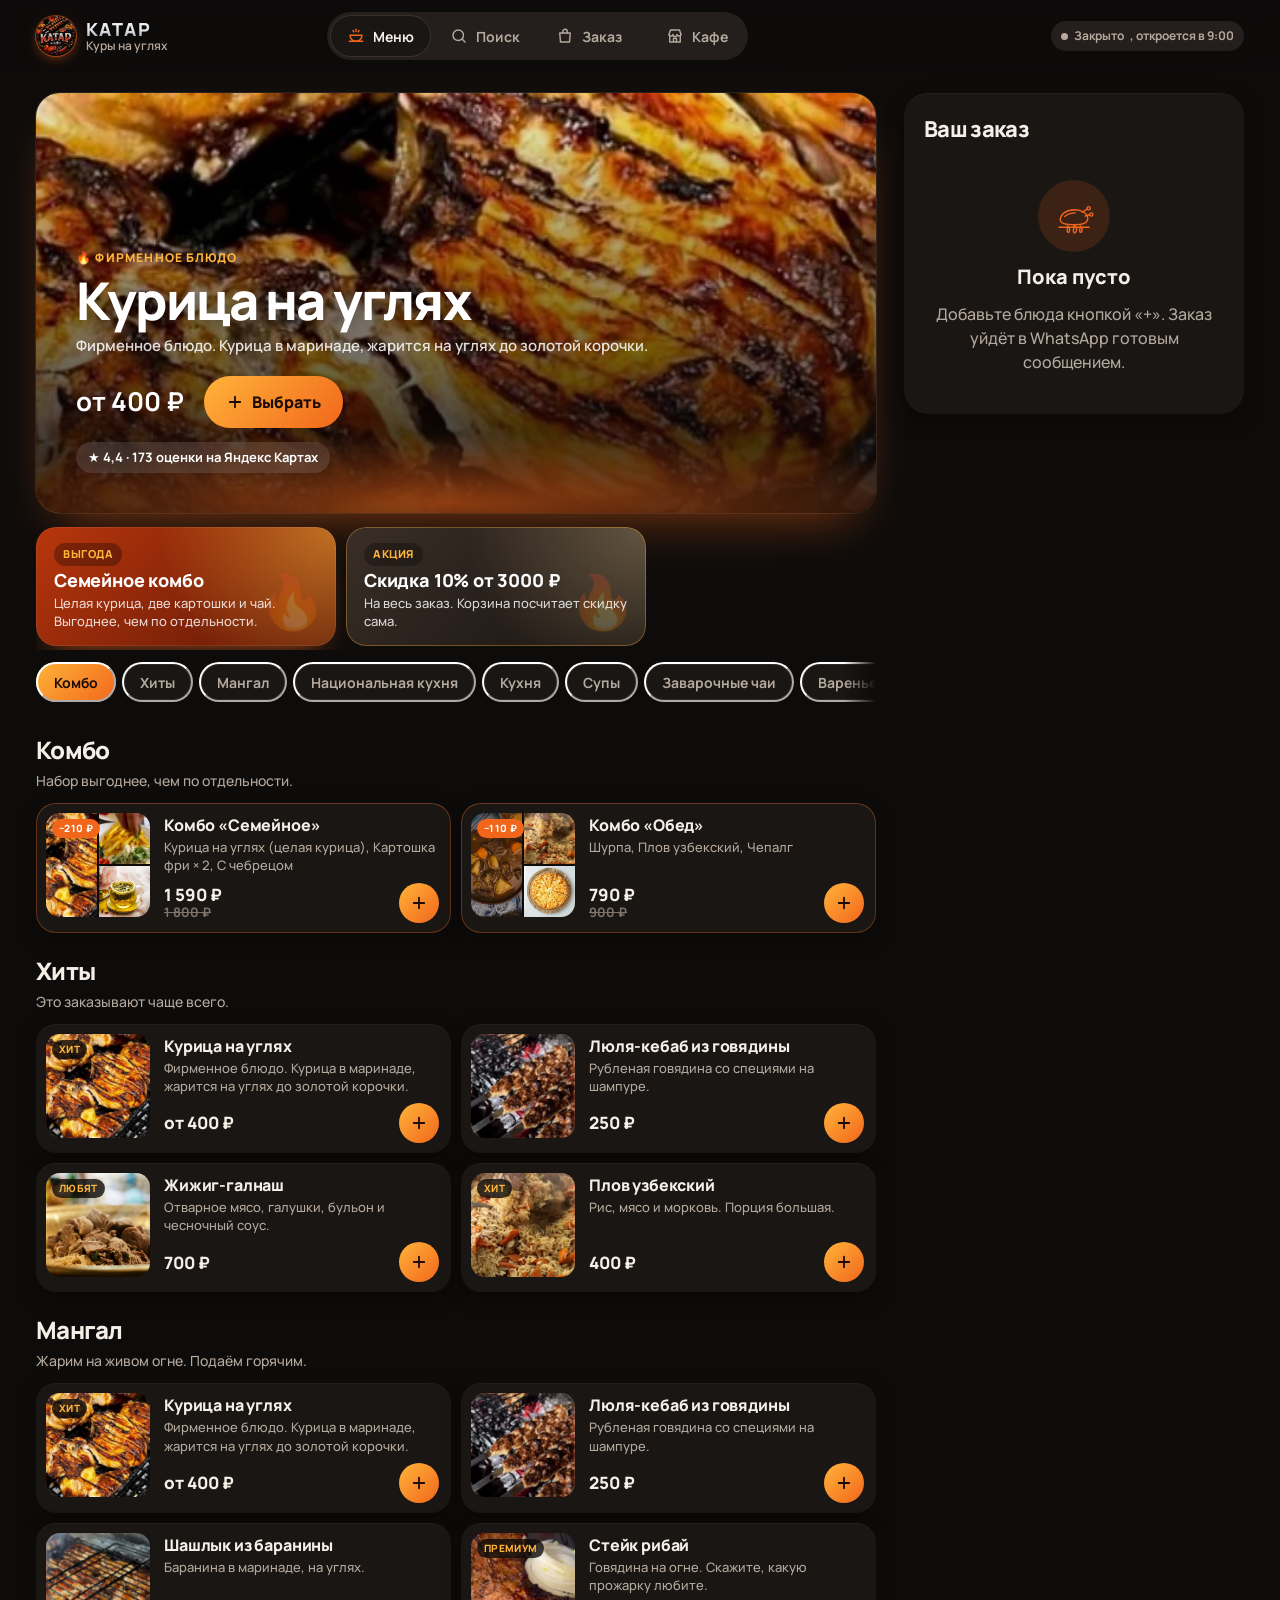
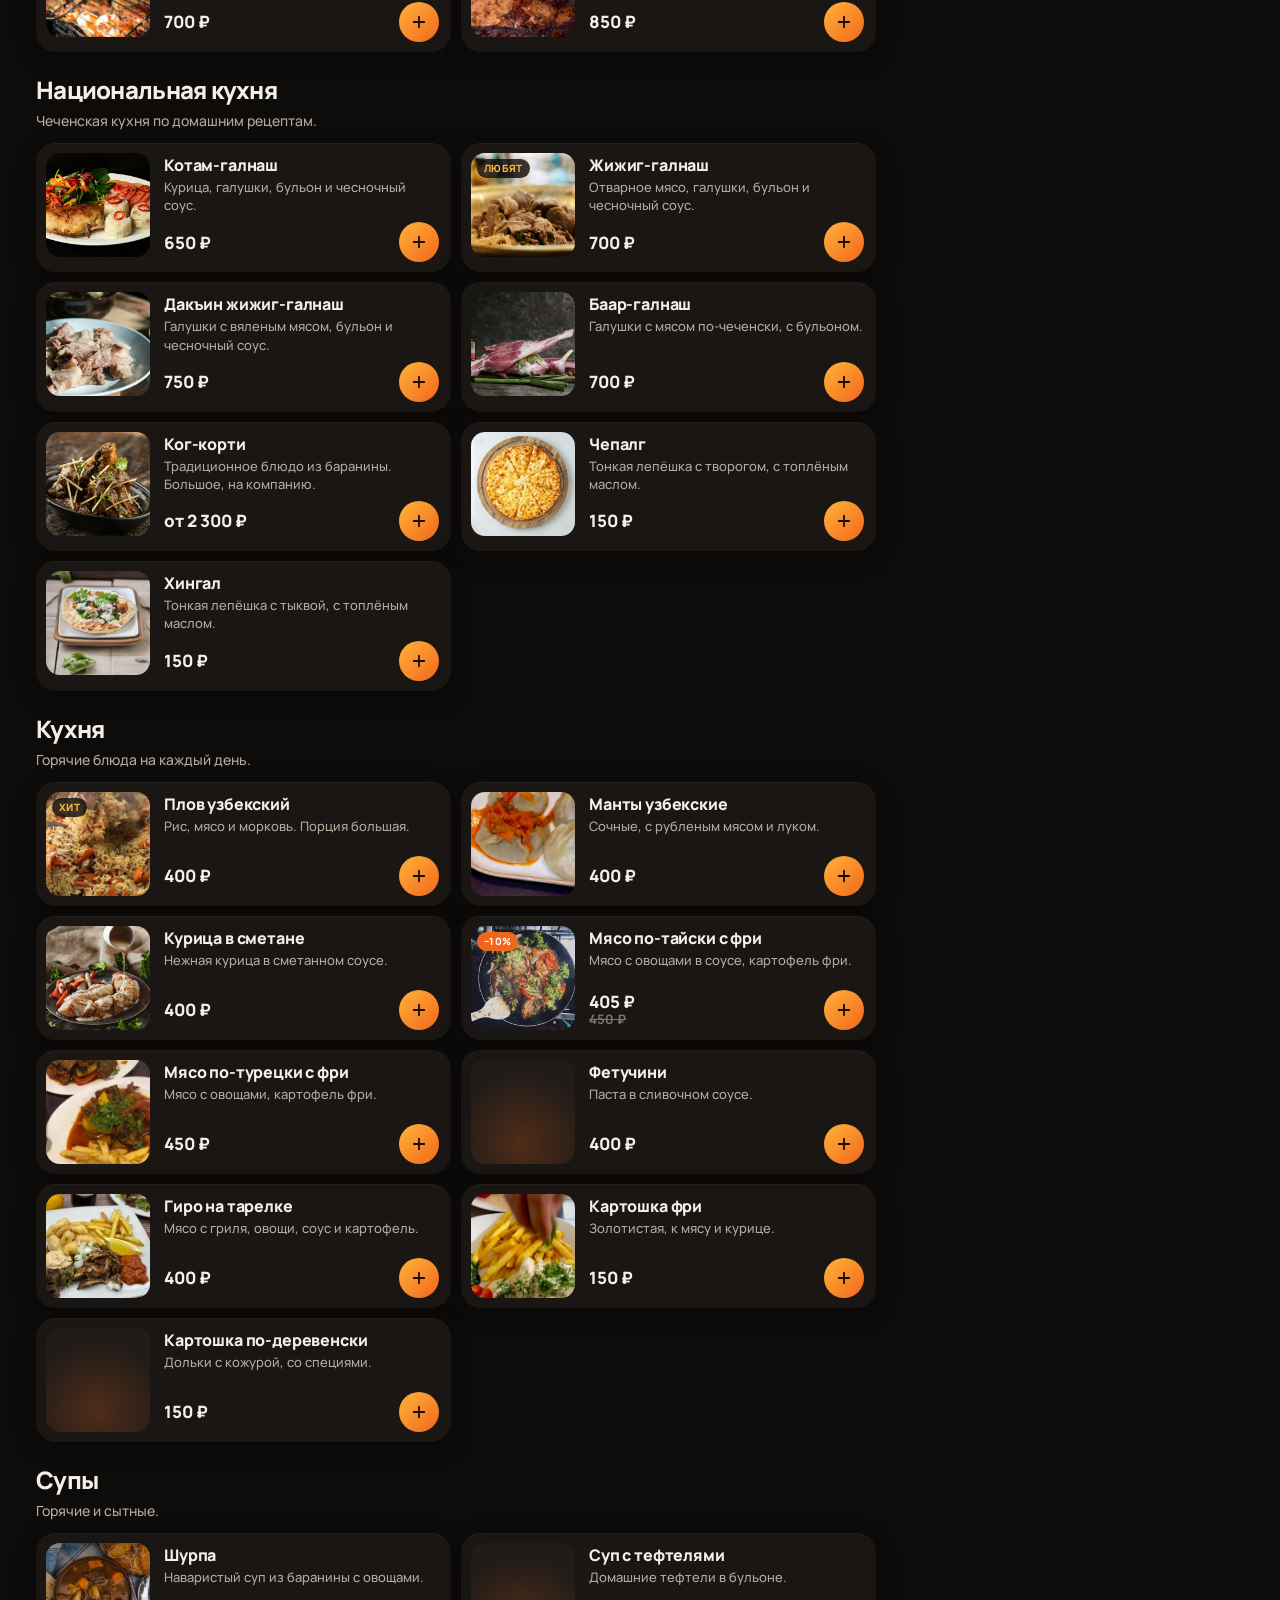
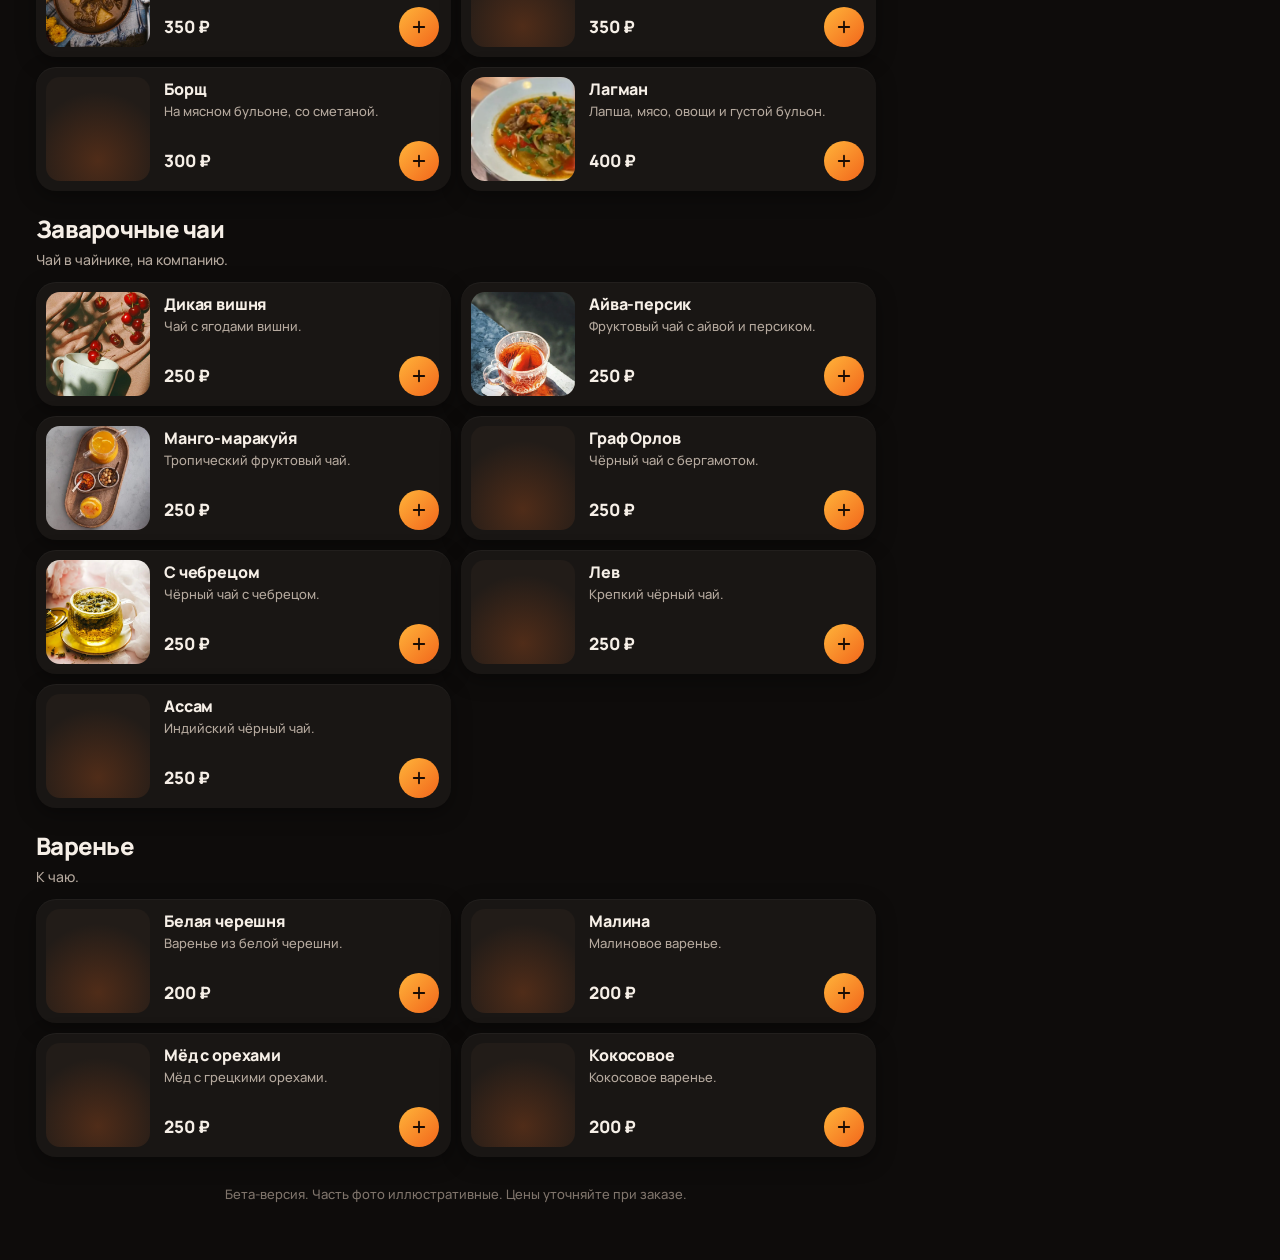
<file: index.html>
<!doctype html>
<html lang="ru">
<head>
  <meta charset="utf-8">
  <meta name="viewport" content="width=device-width, initial-scale=1, viewport-fit=cover">
  <title>Кафе «Катар» · Куры на углях · Меню и заказ</title>
  <meta name="description" content="Меню кафе «Катар» в Грозном, ул. Мира, 46. Курица на углях, шашлык, жижиг-галнаш, плов, манты, чаи. Комбо и акции. Заказ и доставка через WhatsApp.">
  <meta name="theme-color" content="#0e0c0b">
  <link rel="canonical" href="https://xasi88.github.io/timuri_dottax/">

  <meta property="og:type" content="website">
  <meta property="og:locale" content="ru_RU">
  <meta property="og:site_name" content="Кафе «Катар»">
  <meta property="og:title" content="Кафе «Катар» · Куры на углях">
  <meta property="og:description" content="Курица на углях, национальная кухня, комбо и акции. Меню и заказ в WhatsApp. Доставка по Грозному.">
  <meta property="og:url" content="https://xasi88.github.io/timuri_dottax/">
  <meta property="og:image" content="https://xasi88.github.io/timuri_dottax/img/og.jpg">
  <meta property="og:image:width" content="1200">
  <meta property="og:image:height" content="630">
  <meta property="og:image:alt" content="Кафе «Катар». Куры на углях. Меню и заказ в WhatsApp">
  <meta name="twitter:card" content="summary_large_image">
  <meta name="twitter:image" content="https://xasi88.github.io/timuri_dottax/img/og.jpg">

  <link rel="icon" href="img/favicon.png" type="image/png">
  <link rel="apple-touch-icon" href="img/icon-180.png">
  <link rel="manifest" href="manifest.webmanifest">
  <meta name="apple-mobile-web-app-capable" content="yes">
  <meta name="mobile-web-app-capable" content="yes">
  <meta name="apple-mobile-web-app-title" content="Катар">
  <meta name="apple-mobile-web-app-status-bar-style" content="black-translucent">

  <link rel="preconnect" href="https://fonts.googleapis.com">
  <link rel="preconnect" href="https://fonts.gstatic.com" crossorigin>
  <link href="https://fonts.googleapis.com/css2?family=Manrope:wght@500;600;700;800&display=swap" rel="stylesheet">
  <link rel="stylesheet" href="css/base.css">
  <link rel="stylesheet" href="css/menu.css">
  <link rel="stylesheet" href="css/views.css">
</head>
<body>
  <header class="appbar">
    <div class="appbar-in">
      <a class="brand" href="#menu" aria-label="Кафе «Катар», меню">
        <span class="brand-mark" aria-hidden="true"></span>
        <span class="brand-text"><b>Катар</b><small>Куры на углях</small></span>
      </a>
      <nav class="tabs" id="tabs" aria-label="Разделы приложения"></nav>
      <span class="status" id="status"></span>
    </div>
  </header>

  <main class="app">
    <section class="view" id="view-menu" data-view="menu" aria-label="Меню">
      <div class="menu-layout">
        <div class="menu-main">
          <article class="promo" id="promo"></article>
          <div class="offers" id="offers" aria-label="Акции"></div>
          <nav class="chips" id="chips" aria-label="Разделы меню"><div class="chips-track" id="chipsTrack"><span class="chips-pill" id="chipsPill"></span></div></nav>
          <div id="groups"></div>
          <p class="demo-note" id="demoNote" hidden>Бета-версия. Часть фото иллюстративные. Цены уточняйте при заказе.</p>
        </div>
        <aside class="side-order" id="sideOrder" aria-label="Ваш заказ"></aside>
      </div>
    </section>

    <section class="view" id="view-search" data-view="search" aria-label="Поиск" hidden>
      <div class="page">
        <h1 class="page-title">Поиск</h1>
        <label class="searchbox">
          <svg viewBox="0 0 24 24" aria-hidden="true"><circle cx="11" cy="11" r="7"/><path d="m20 20-4-4"/></svg>
          <input id="q" type="search" placeholder="Курица, плов, чай…" autocomplete="off" enterkeyhint="search" aria-label="Найти блюдо">
          <button type="button" class="clear" id="qClear" aria-label="Очистить" hidden>×</button>
        </label>
        <div class="quick" id="quick"></div>
        <div class="results" id="results"></div>
      </div>
    </section>

    <section class="view" id="view-order" data-view="order" aria-label="Заказ" hidden>
      <div class="page" id="orderPage"></div>
    </section>

    <section class="view" id="view-cafe" data-view="cafe" aria-label="О кафе" hidden>
      <div class="page" id="cafePage"></div>
    </section>
  </main>

  <nav class="tabbar" id="tabbar" aria-label="Разделы приложения"></nav>

  <div class="sheet" id="sheet" aria-hidden="true">
    <div class="sheet-bg" data-close></div>
    <article class="sheet-card" role="dialog" aria-modal="true" aria-labelledby="dName" tabindex="-1">
      <button class="sheet-x" type="button" data-close aria-label="Закрыть">
        <svg viewBox="0 0 24 24" aria-hidden="true"><path d="M6 6l12 12M18 6 6 18"/></svg>
      </button>
      <div class="d-art" id="dArt"></div>
      <div class="d-body">
        <p class="d-meta" id="dMeta"></p>
        <h2 class="d-name" id="dName"></h2>
        <p class="d-desc" id="dDesc"></p>
        <ul class="d-list" id="dList"></ul>
        <div class="d-opts" id="dOpts" role="group" aria-label="Вариант" hidden></div>
        <div class="d-buy"><b class="d-price" id="dPrice"></b><div id="dCtl"></div></div>
      </div>
    </article>
  </div>

  <div class="toast" id="toast" role="status" aria-live="polite"></div>
  <span class="flyer" id="flyer" aria-hidden="true"></span>

  <script src="data/menu.js"></script>
  <script src="js/data.js"></script>
  <script src="js/icons.js"></script>
  <script src="js/cart.js"></script>
  <script src="js/ui.js"></script>
  <script src="js/menu.js"></script>
  <script src="js/order.js"></script>
  <script src="js/app.js"></script>
  <script src="js/install.js"></script>
</body>
</html>
</file>
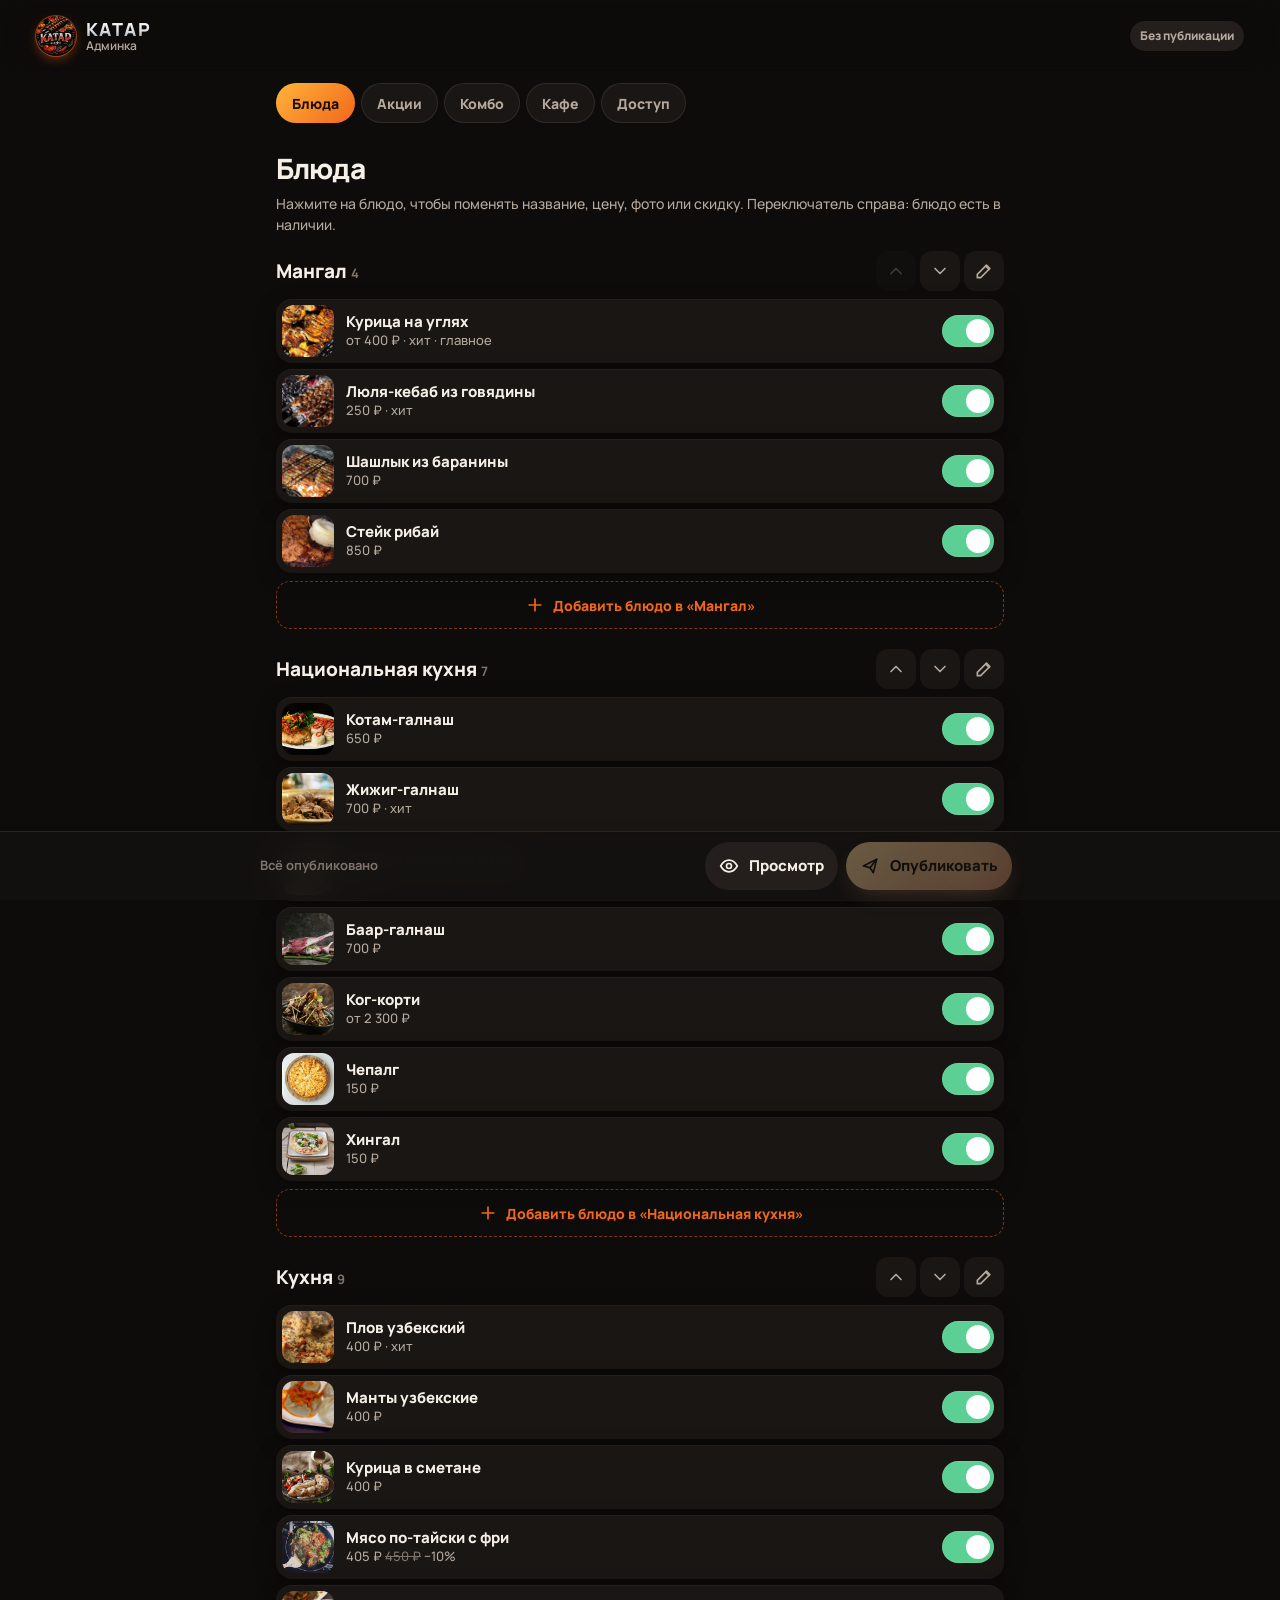
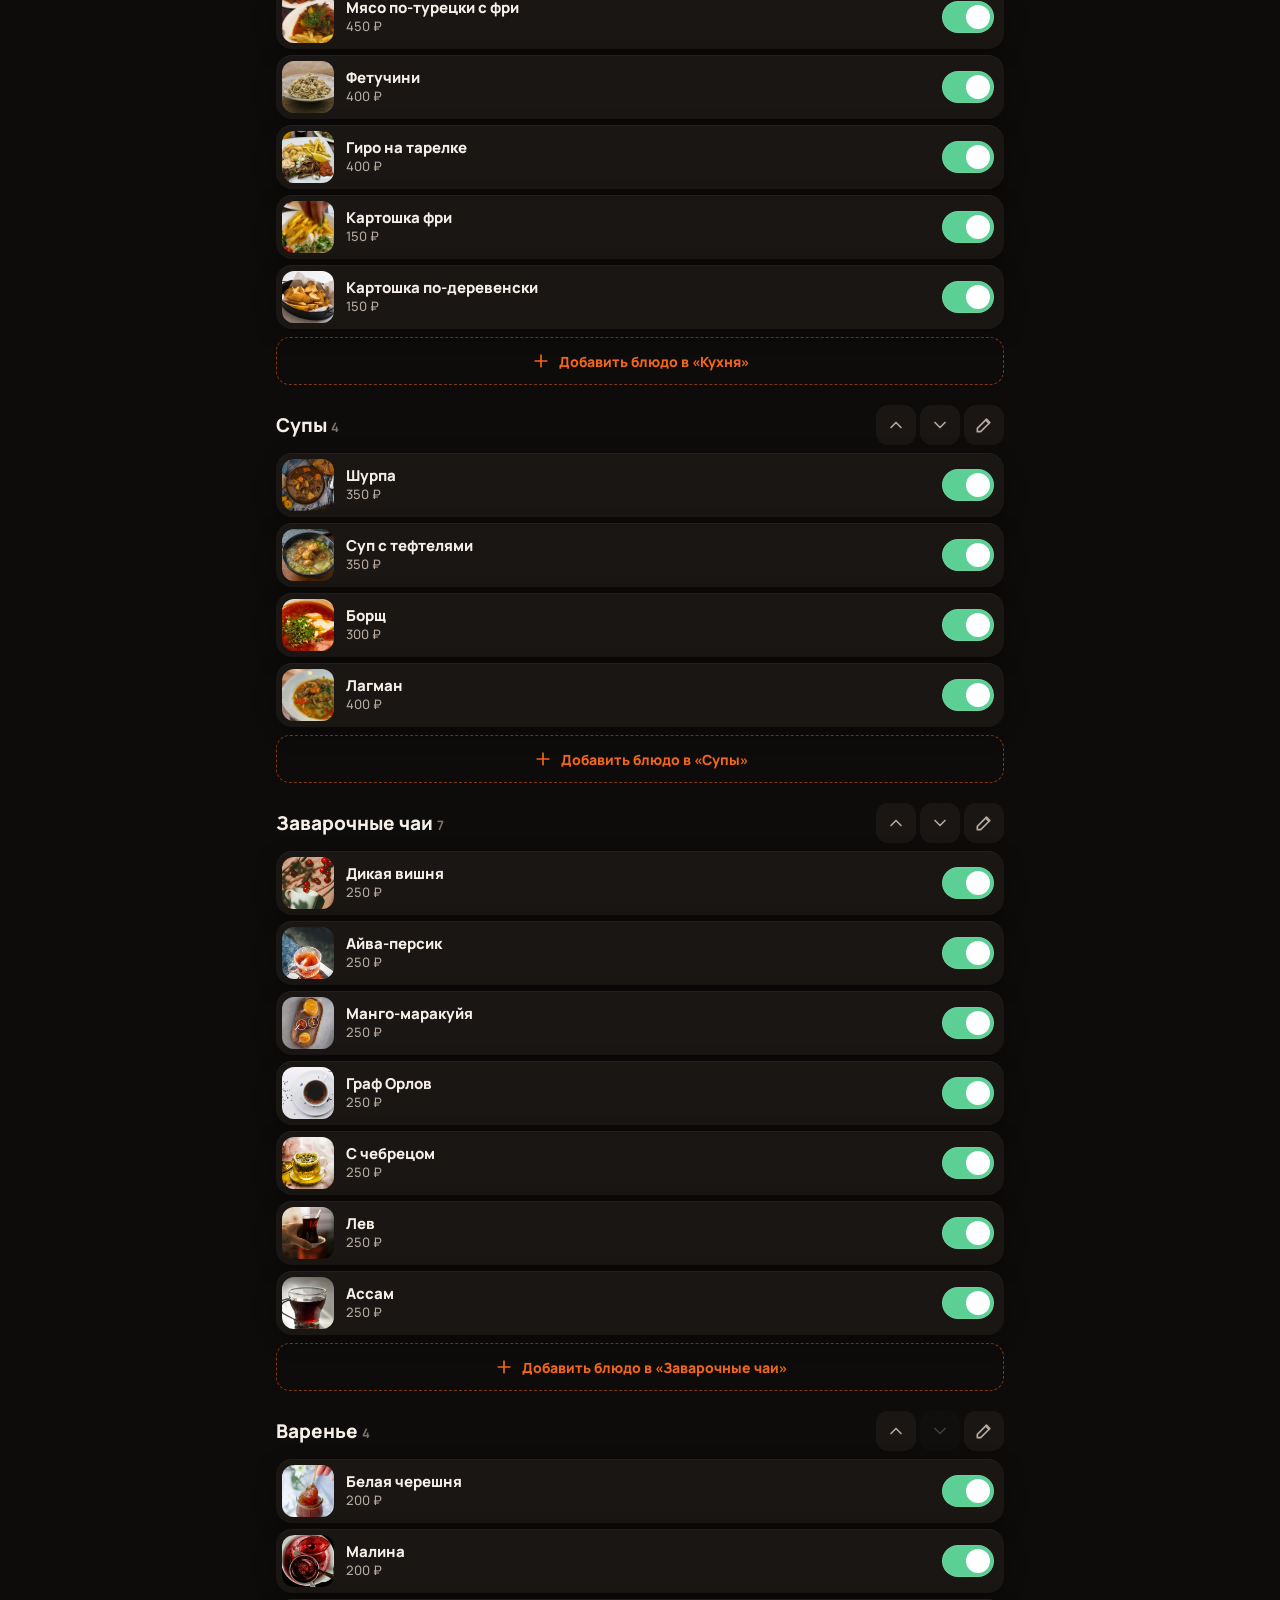
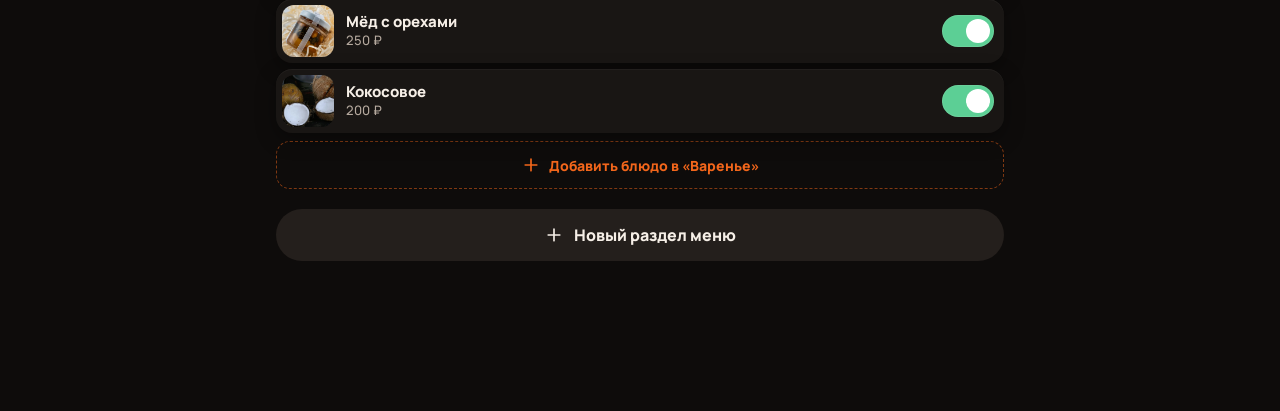
<file: admin.html>
<!doctype html>
<html lang="ru">
<head>
  <meta charset="utf-8">
  <meta name="viewport" content="width=device-width, initial-scale=1, viewport-fit=cover">
  <title>Админка · Кафе «Катар»</title>
  <meta name="robots" content="noindex, nofollow">
  <meta name="theme-color" content="#0e0c0b">
  <link rel="icon" href="img/favicon.png" type="image/png">
  <link rel="apple-touch-icon" href="img/icon-180.png">
  <link rel="preconnect" href="https://fonts.googleapis.com">
  <link rel="preconnect" href="https://fonts.gstatic.com" crossorigin>
  <link href="https://fonts.googleapis.com/css2?family=Manrope:wght@500;600;700;800&display=swap" rel="stylesheet">
  <link rel="stylesheet" href="css/base.css">
  <link rel="stylesheet" href="css/views.css">
  <link rel="stylesheet" href="css/admin.css">
</head>
<body>
  <header class="appbar">
    <div class="appbar-in">
      <a class="brand" href="./" aria-label="Открыть сайт кафе">
        <span class="brand-mark" aria-hidden="true"></span>
        <span class="brand-text"><b>Катар</b><small>Админка</small></span>
      </a>
      <span class="adm-mode" id="mode"></span>
    </div>
  </header>

  <nav class="adm-tabs" id="tabs" aria-label="Разделы админки"></nav>
  <main class="adm-main" id="main" aria-live="polite"><p class="adm-loading">Загрузка меню…</p></main>

  <div class="adm-dock" id="dock"></div>

  <div class="sheet" id="ed" aria-hidden="true">
    <div class="sheet-bg" data-close></div>
    <article class="sheet-card adm-ed" role="dialog" aria-modal="true" aria-label="Редактор" tabindex="-1">
      <button class="sheet-x" type="button" data-close aria-label="Закрыть">
        <svg viewBox="0 0 24 24" aria-hidden="true"><path d="M6 6l12 12M18 6 6 18"/></svg>
      </button>
      <div id="edBody"></div>
    </article>
  </div>

  <div class="toast" id="toast" role="status" aria-live="polite"></div>

  <script src="data/menu.js"></script>
  <script src="js/data.js"></script>
  <script src="js/icons.js"></script>
  <script src="js/admin-data.js"></script>
  <script src="js/admin-github.js"></script>
  <script src="js/admin.js"></script>
</body>
</html>
</file>
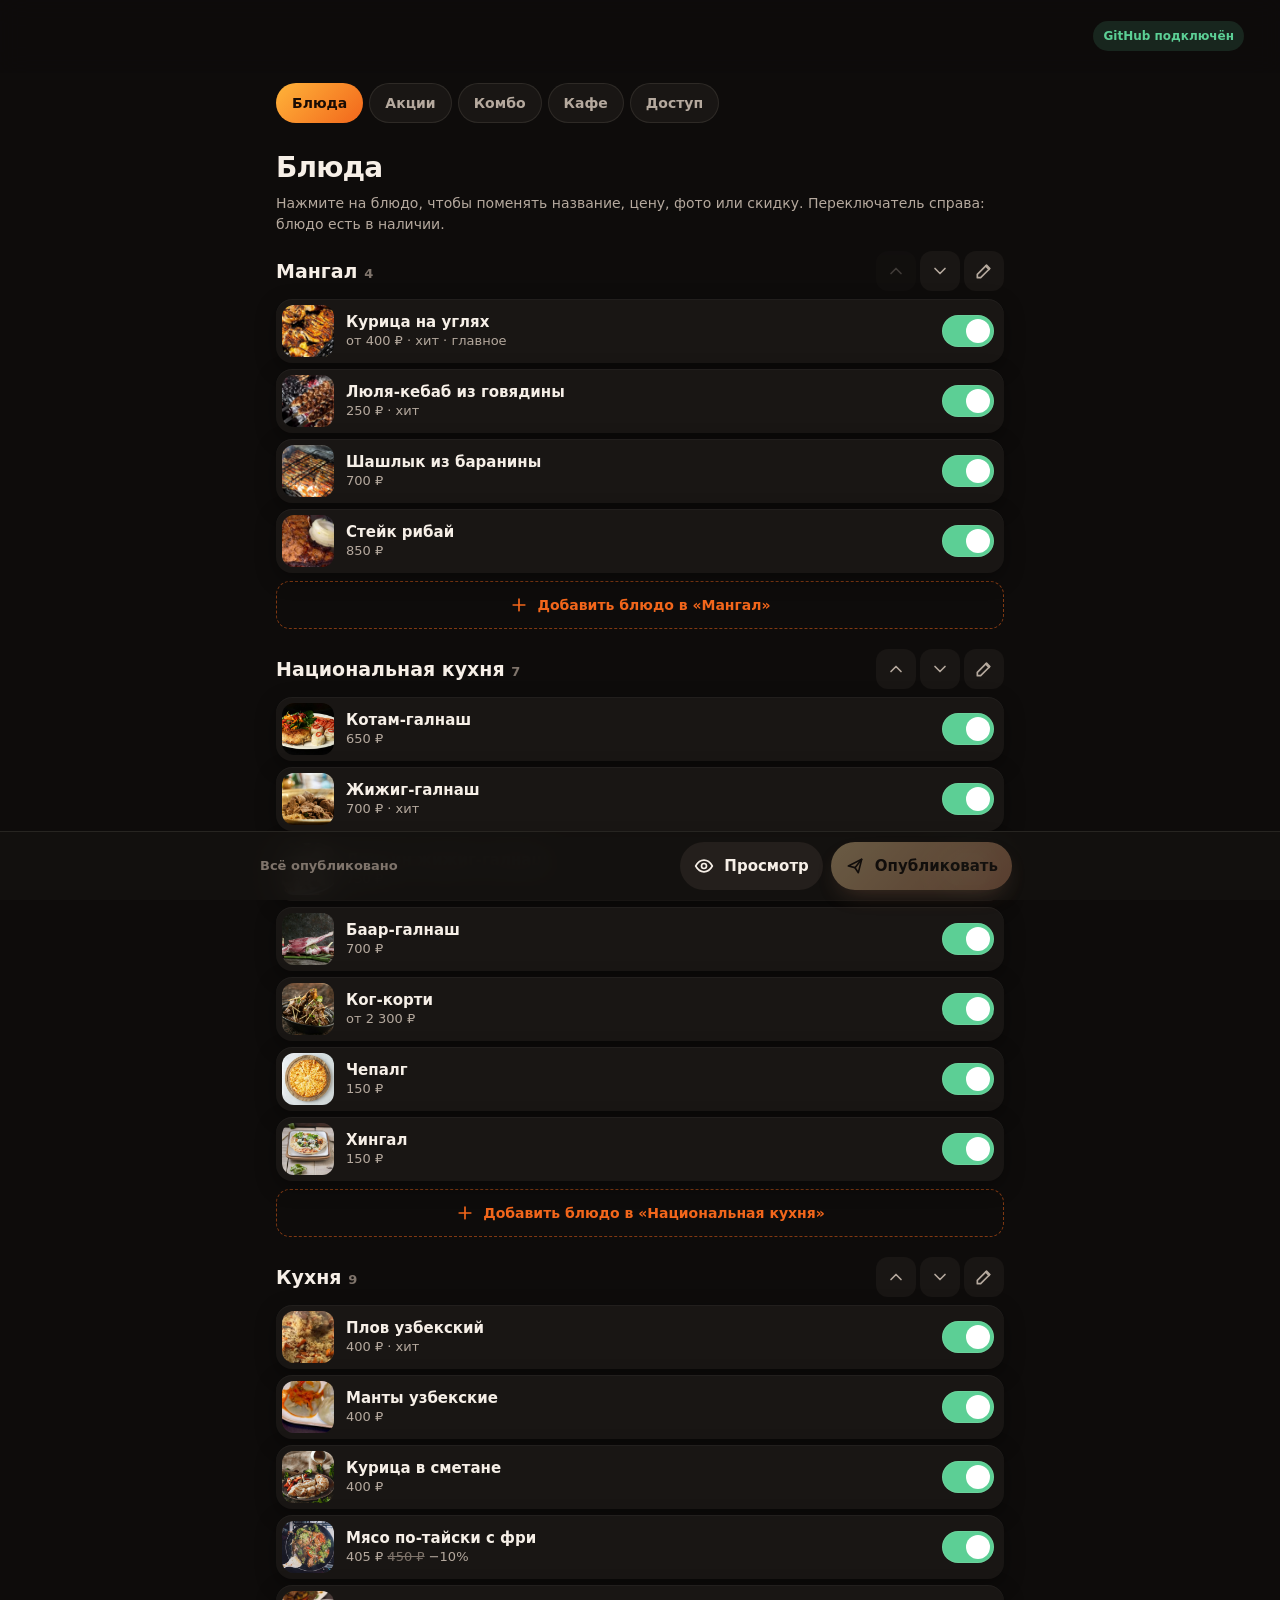
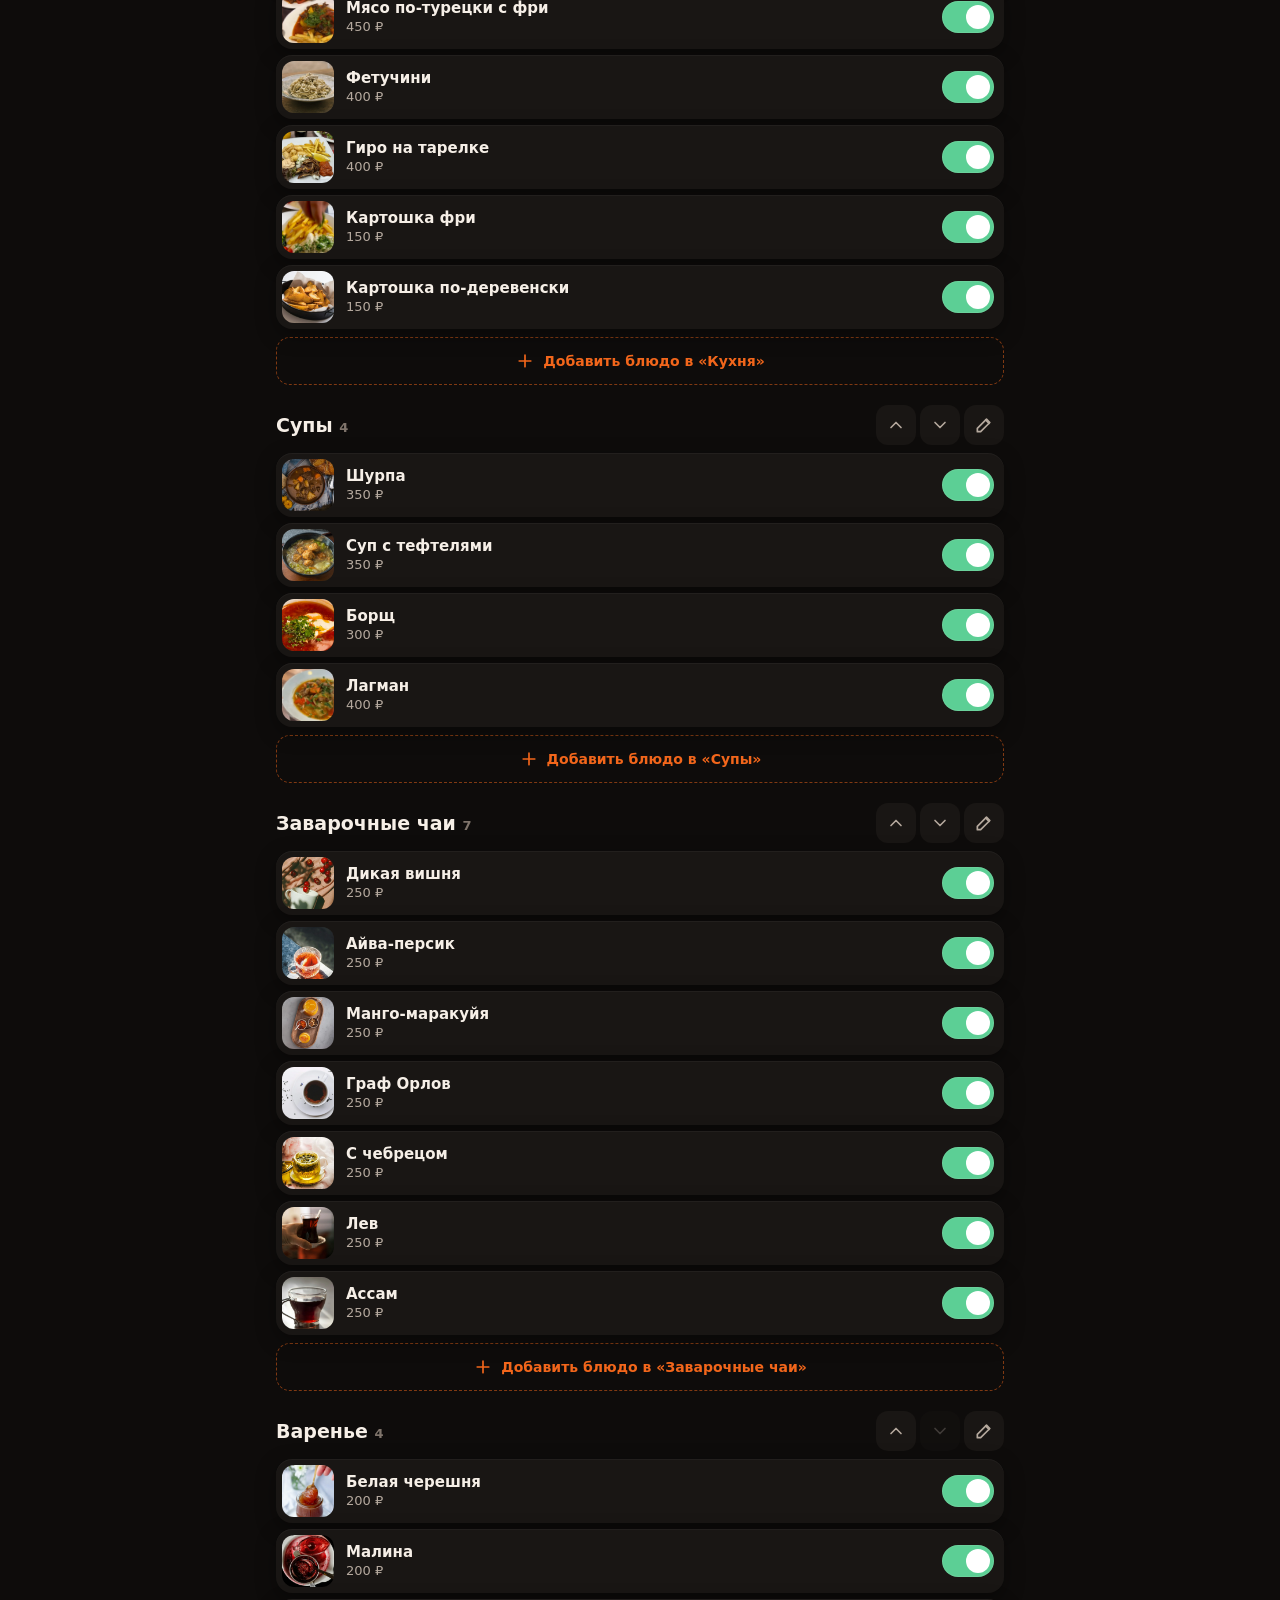
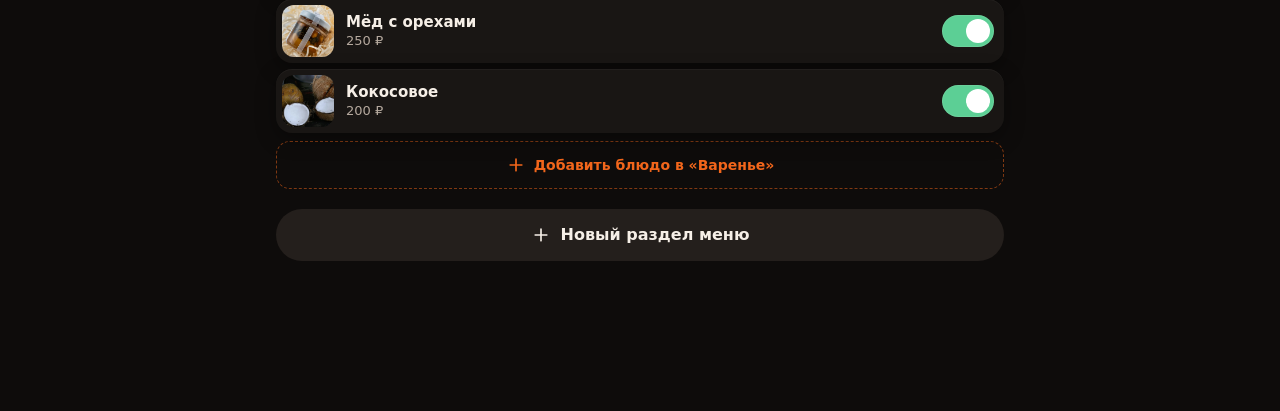
<file: tests/publish-check.html>
<!doctype html>
<html lang="ru">
<head>
  <meta charset="utf-8">
  <meta name="viewport" content="width=device-width, initial-scale=1">
  <title>Проверка публикации админки</title>
  <meta name="robots" content="noindex">
  <!-- Админка с поддельным GitHub: настоящий ключ не нужен, в сеть ничего не уходит.
       Открыть http://localhost:5180/tests/publish-check.html и вызвать в консоли await checkPublish(). -->
  <base href="../">
  <link rel="stylesheet" href="css/base.css">
  <link rel="stylesheet" href="css/views.css">
  <link rel="stylesheet" href="css/admin.css">
</head>
<body>
  <header class="appbar"><div class="appbar-in"><span class="adm-mode" id="mode"></span></div></header>
  <nav class="adm-tabs" id="tabs"></nav>
  <main class="adm-main" id="main"></main>
  <div class="adm-dock" id="dock"></div>
  <div class="sheet" id="ed" aria-hidden="true"><div class="sheet-bg" data-close></div><article class="sheet-card adm-ed" tabindex="-1"><div id="edBody"></div></article></div>
  <div class="toast" id="toast"></div>
  <script>
    // Поддельный GitHub: запоминает, что админка отправила
    window.__gh = { calls: [], blobs: [] };
    localStorage.setItem("katar-admin-token", "test-token-local");
    localStorage.removeItem("katar-admin-draft");
    window.confirm = () => true;
    window.alert = (t) => { window.__gh.alert = t; };
    const real = window.fetch.bind(window);
    window.fetch = async (url, opt = {}) => {
      if (!String(url).startsWith("https://api.github.com")) return real(url, opt);
      const path = String(url).replace(/^https:\/\/api\.github\.com\/repos\/[^/]+\/[^/]+/, "");
      const method = opt.method || "GET", body = opt.body ? JSON.parse(opt.body) : null;
      window.__gh.calls.push(method + " " + path);
      const ok = (x) => new Response(JSON.stringify(x), { status: 200, headers: { "Content-Type": "application/json" } });
      if (path === "") return ok({ full_name: "test/repo", permissions: { push: true } });
      if (path.startsWith("/contents/data/menu.js")) {
        const text = await (await real("data/menu.js")).text();
        return ok({ content: btoa(String.fromCharCode(...new TextEncoder().encode(text))) });
      }
      if (path.startsWith("/git/ref/")) return ok({ object: { sha: "c0" } });
      if (path.startsWith("/git/commits/")) return ok({ tree: { sha: "t0" } });
      if (path === "/git/blobs") { window.__gh.blobs.push(body); return ok({ sha: "b" + window.__gh.blobs.length }); }
      if (path === "/git/trees") { window.__gh.tree = body; return ok({ sha: "t1" }); }
      if (path === "/git/commits") { window.__gh.commit = body; return ok({ sha: "c1" }); }
      if (path.startsWith("/git/refs/")) { window.__gh.ref = body; return ok({}); }
      return new Response("{}", { status: 404 });
    };

    // Меняем цену, публикуем, проверяем, что ушло на GitHub
    window.checkPublish = async function () {
      const wait = (ms) => new Promise((r) => setTimeout(r, ms));
      await wait(500);
      document.querySelector('[data-act="dish-edit"][data-g="0"][data-i="1"]').click();
      await wait(300);
      const price = document.querySelector('#edBody [data-f="price"]');
      price.value = "275"; price.dispatchEvent(new Event("input", { bubbles: true }));
      document.querySelector('[data-act="ed-ok"]').click();
      await wait(200);
      document.querySelector('[data-act="publish"]').click();
      await wait(800);
      const g = window.__gh;
      const menuBlob = g.blobs.find((b) => b.encoding === "utf-8");
      const sent = window.AdminData.fromFile(menuBlob.content);
      const res = {
        calls: g.calls,
        treePaths: g.tree.tree.map((t) => t.path),
        newPrice: sent.menu[0].items[1].price,
        ref: g.ref,
        draftLeft: !!localStorage.getItem("katar-admin-draft"),
        state: document.querySelector(".adm-state").textContent,
        alert: g.alert || null,
      };
      localStorage.removeItem("katar-admin-token");
      return res;
    };
  </script>
  <script src="data/menu.js"></script>
  <script src="js/data.js"></script>
  <script src="js/icons.js"></script>
  <script src="js/admin-data.js"></script>
  <script src="js/admin-github.js"></script>
  <script src="js/admin.js"></script>
</body>
</html>
</file>
<file: css/base.css>
/* Основа: цвета, шрифт, шапка, нижняя панель, кнопки, всплывающие подсказки */

:root {
  color-scheme: dark;
  --bg: #0e0c0b;
  --surface: #191614;
  --sunk: #241f1c;
  --ink: #f6efe7;
  --ink2: #b5a99e;
  --ink3: #7f746b;
  --line: rgba(255, 236, 220, 0.09);
  --fire: #f2661b;
  --fire-2: #ffb43a;
  --fire-soft: rgba(242, 102, 27, 0.16);
  --steel: #d9dce1;
  --green: #5ccf95;
  --green-soft: rgba(92, 207, 149, 0.14);
  --shadow-1: 0 1px 0 rgba(255, 255, 255, 0.04) inset, 0 6px 20px rgba(0, 0, 0, 0.35);
  --shadow-2: 0 18px 44px -12px rgba(0, 0, 0, 0.7), 0 0 0 1px rgba(242, 102, 27, 0.25);
  --ease: cubic-bezier(0.22, 1, 0.36, 1);
  --spring: cubic-bezier(0.34, 1.4, 0.64, 1);
  --r-lg: 24px;
  --r-md: 16px;
  --appbar-h: 64px;
  --tabbar-h: 64px;
  --safe-b: env(safe-area-inset-bottom, 0px);
  --wrap: 1240px;
}

* { box-sizing: border-box; }
html { -webkit-text-size-adjust: 100%; scroll-padding-top: calc(var(--appbar-h) + 64px); }
body {
  margin: 0; min-height: 100svh; background: var(--bg); color: var(--ink);
  font: 500 16px/1.5 "Manrope", system-ui, -apple-system, "Segoe UI", sans-serif;
  overflow-x: hidden; -webkit-tap-highlight-color: transparent; -webkit-font-smoothing: antialiased;
}
button, input { font: inherit; color: inherit; }
button { cursor: pointer; }
a { color: inherit; }
svg { display: block; }
h1, h2, h3, p { margin: 0; overflow-wrap: break-word; }
[hidden] { display: none !important; }
:focus-visible { outline: 2px solid var(--fire); outline-offset: 2px; border-radius: 8px; }

/* Шапка */
.appbar {
  position: sticky; top: 0; z-index: 30; height: var(--appbar-h);
  padding-top: env(safe-area-inset-top, 0px); box-sizing: content-box;
  background: rgba(14, 12, 11, 0.82); backdrop-filter: blur(16px) saturate(1.6); -webkit-backdrop-filter: blur(16px) saturate(1.6);
  border-bottom: 1px solid transparent; transition: border-color 0.3s;
}
.appbar.scrolled { border-bottom-color: var(--line); }
.appbar-in { height: 100%; max-width: var(--wrap); margin: 0 auto; padding: 0 16px; display: flex; align-items: center; gap: 16px; }
.brand { display: flex; align-items: center; gap: 10px; text-decoration: none; min-width: 0; }
.brand-mark {
  flex: none; width: 40px; height: 40px;
  border-radius: 50%; background: #0a0807 url("../img/logo.webp") center 42% / 118% auto no-repeat;
  box-shadow: 0 0 0 1px rgba(242, 102, 27, 0.5), 0 4px 14px -4px rgba(242, 102, 27, 0.7);
}
.brand-text { display: grid; line-height: 1.1; min-width: 0; }
.brand-text b { font-size: 18px; font-weight: 800; letter-spacing: 0.08em; text-transform: uppercase; background: linear-gradient(180deg, #fff, var(--steel) 60%, #9aa0a8); -webkit-background-clip: text; background-clip: text; color: transparent; }
.brand-text small { font-size: 12px; color: var(--ink2); font-weight: 600; white-space: nowrap; }
.status {
  margin-left: auto; flex: none; display: inline-flex; align-items: center; gap: 6px;
  font-size: 12px; font-weight: 700; padding: 6px 10px; border-radius: 99px; white-space: nowrap;
  background: var(--green-soft); color: var(--green);
}
.status::before { content: ""; width: 7px; height: 7px; border-radius: 50%; background: currentColor; animation: pulse 2s infinite; }
.status.closed { background: var(--sunk); color: var(--ink2); }
@media (max-width: 400px) { .status .st-more { display: none; } }
.status.closed::before { animation: none; }
@keyframes pulse { 0% { box-shadow: 0 0 0 0 rgba(92, 207, 149, 0.5); } 70% { box-shadow: 0 0 0 7px rgba(92, 207, 149, 0); } 100% { box-shadow: none; } }

/* Вкладки в шапке: только на большом экране */
.tabs { display: none; }

/* Нижняя панель: телефон и планшет */
.tabbar {
  position: fixed; left: 0; right: 0; bottom: 0; z-index: 30;
  display: grid; grid-template-columns: repeat(4, 1fr);
  height: calc(var(--tabbar-h) + var(--safe-b)); padding-bottom: var(--safe-b);
  background: rgba(20, 17, 15, 0.9); backdrop-filter: blur(16px) saturate(1.6); -webkit-backdrop-filter: blur(16px) saturate(1.6);
  border-top: 1px solid var(--line);
}
.tab {
  position: relative; display: grid; place-items: center; align-content: center; gap: 3px;
  border: 0; background: none; padding: 0; color: var(--ink3); font-size: 11px; font-weight: 700;
  text-decoration: none; transition: color 0.25s;
}
.tab svg { width: 24px; height: 24px; fill: none; stroke: currentColor; stroke-width: 1.9; stroke-linecap: round; stroke-linejoin: round; transition: transform 0.4s var(--spring); }
.tab.on { color: var(--fire); }
.tab.on svg { transform: translateY(-1px) scale(1.08); }
.tab .dot {
  position: absolute; top: 6px; left: calc(50% + 6px); min-width: 18px; height: 18px; padding: 0 5px;
  border-radius: 99px; background: var(--fire); color: #fff; font-size: 11px; line-height: 18px; text-align: center;
  box-shadow: 0 0 0 2px var(--bg); transform: scale(0); transition: transform 0.35s var(--spring);
}
.tab .dot.show { transform: scale(1); }
.tab .dot.bump { animation: bump 0.45s var(--spring); }
@keyframes bump { 40% { transform: scale(1.35); } }

.app { padding-bottom: calc(var(--tabbar-h) + var(--safe-b) + 24px); }
.view { animation: viewIn 0.45s var(--ease); }
@keyframes viewIn { from { opacity: 0; transform: translateY(10px); } }
.page { max-width: 720px; margin: 0 auto; padding: 8px 16px 24px; }
.page-title { font-size: 30px; font-weight: 800; letter-spacing: -0.03em; margin: 8px 0 16px; }

/* Кнопки */
.btn {
  display: inline-flex; align-items: center; justify-content: center; gap: 10px;
  min-height: 52px; padding: 0 22px; border: 0; border-radius: 99px;
  font-weight: 800; font-size: 16px; text-decoration: none; white-space: nowrap;
  transition: transform 0.25s var(--spring), box-shadow 0.25s, background 0.2s;
}
.btn:active { transform: scale(0.97); }
.btn-primary { background: linear-gradient(135deg, var(--fire-2), var(--fire)); color: #1a0c04; box-shadow: 0 10px 24px -10px rgba(242, 102, 27, 0.8); }
.btn-primary:hover { filter: brightness(1.08); }
.btn-soft { background: var(--sunk); color: var(--ink); }
.btn-soft:hover { background: #2e2824; }
.btn-wa { background: #1fa855; color: #fff; box-shadow: 0 10px 24px -10px rgba(31, 168, 85, 0.8); }
.btn-wa:hover { background: #18934a; }
.btn-wide { width: 100%; }
.btn svg { width: 20px; height: 20px; flex: none; }

/* Счётчик блюда: «+» превращается в «− 2 +» */
.ctl { display: inline-flex; align-items: center; height: 40px; border-radius: 99px; flex: none; }
.ctl button { width: 40px; height: 40px; border: 0; padding: 0; background: none; display: grid; place-items: center; border-radius: 50%; }
.ctl svg { width: 18px; height: 18px; fill: none; stroke: currentColor; stroke-width: 2.4; stroke-linecap: round; }
.ctl.empty button { background: linear-gradient(135deg, var(--fire-2), var(--fire)); color: #1a0c04; transition: transform 0.25s var(--spring), background 0.2s; }
.ctl.empty button:hover { filter: brightness(1.1); }
.ctl.empty button:active { transform: scale(0.88); }
.ctl.has { background: var(--fire-soft); color: var(--fire); animation: grow 0.35s var(--spring); }
.ctl.has output { min-width: 20px; text-align: center; font-weight: 800; font-variant-numeric: tabular-nums; }
@keyframes grow { from { transform: scale(0.8); opacity: 0.4; } }
.ctl.big { height: 52px; }
.ctl.big button { width: 52px; height: 52px; }
.ctl.big.empty button { width: auto; padding: 0 22px; border-radius: 99px; gap: 8px; display: flex; font-weight: 800; }
.ctl.empty button { position: relative; }
.ctl-n { position: absolute; top: -4px; right: 0; min-width: 18px; height: 18px; padding: 0 4px; border-radius: 99px; background: var(--ink); color: #15110e; font: 800 11px/18px "Manrope", sans-serif; text-align: center; }
.soldout { flex: none; padding: 6px 10px; border-radius: 99px; background: var(--sunk); color: var(--ink3); font-size: 12px; font-weight: 800; white-space: nowrap; }

/* Полоса предпросмотра черновика */
.preview-bar { position: sticky; top: 0; z-index: 40; padding: 8px 16px; text-align: center; font-size: 13px; font-weight: 700; background: var(--fire-2); color: #1a0c04; }
.preview-bar a { font-weight: 800; }

/* Подсказка снизу */
.toast {
  position: fixed; z-index: 60; left: 50%; bottom: calc(var(--tabbar-h) + var(--safe-b) + 12px);
  max-width: calc(100% - 32px); padding: 12px 18px; border-radius: 14px;
  width: max-content; background: var(--ink); color: #15110e; font-size: 14px; line-height: 1.35; font-weight: 700; text-align: center;
  transform: translate(-50%, 20px); opacity: 0; pointer-events: none; transition: transform 0.4s var(--spring), opacity 0.25s;
}
.toast.show { transform: translate(-50%, 0); opacity: 1; }
.flyer { position: fixed; z-index: 70; left: 0; top: 0; width: 16px; height: 16px; border-radius: 50%; background: var(--fire); pointer-events: none; opacity: 0; box-shadow: 0 0 12px var(--fire), 0 0 0 4px rgba(242, 102, 27, 0.25); }

/* Большой экран: вкладки в шапке, нижней панели нет */
@media (min-width: 1024px) {
  :root { --appbar-h: 72px; }
  .tabbar { display: none; }
  .app { padding-bottom: 48px; }
  .tabs { display: flex; gap: 4px; margin: 0 auto; padding: 4px; border-radius: 99px; background: var(--sunk); }
  .tabs .tab { grid-auto-flow: column; gap: 8px; padding: 0 16px; height: 40px; border-radius: 99px; font-size: 14px; color: var(--ink2); }
  .tabs .tab svg { width: 18px; height: 18px; }
  .tabs .tab.on { background: var(--surface); color: var(--ink); box-shadow: 0 0 0 1px var(--line); }
  .tabs .tab.on svg { transform: none; color: var(--fire); }
  .tabs .tab .dot { position: static; transform: scale(0); width: 0; min-width: 0; padding: 0; overflow: hidden; }
  .tabs .tab .dot.show { transform: none; width: auto; min-width: 20px; padding: 0 6px; box-shadow: none; }
  .toast { bottom: 24px; }
}

@media (prefers-reduced-motion: reduce) {
  *, *::before, *::after { animation-duration: 0.01ms !important; animation-iteration-count: 1 !important; transition-duration: 0.01ms !important; }
}
</file>
<file: css/menu.css>
/* Экран «Меню»: главная карточка, полоса разделов, карточки блюд, панель заказа сбоку */

.menu-layout { max-width: var(--wrap); margin: 0 auto; padding: 8px 16px 0; }
.menu-main { min-width: 0; }
.side-order { display: none; }

/* Главная карточка: фото фирменного блюда во всю ширину */
.promo {
  position: relative; overflow: hidden; isolation: isolate; min-height: 340px;
  display: flex; flex-direction: column; justify-content: flex-end;
  padding: 22px; border-radius: var(--r-lg); color: #fff; background: #000;
  box-shadow: 0 24px 50px -24px rgba(242, 102, 27, 0.55), 0 0 0 1px var(--line);
}
.promo-photo { position: absolute; inset: 0; z-index: -2; width: 100%; height: 100%; object-fit: cover; transform: scale(1.08); animation: kenburns 18s ease-in-out infinite alternate; }
@keyframes kenburns { to { transform: scale(1.18) translate(-2%, -2%); } }
.promo::before { content: ""; position: absolute; inset: 0; z-index: -1; background: linear-gradient(180deg, rgba(0, 0, 0, 0.05) 0%, rgba(0, 0, 0, 0.35) 40%, rgba(10, 6, 4, 0.92) 100%); }
.promo::after { content: ""; position: absolute; left: -20%; right: -20%; bottom: -60px; height: 140px; z-index: -1; background: radial-gradient(closest-side, rgba(242, 102, 27, 0.55), transparent); animation: ember 4s ease-in-out infinite; }
@keyframes ember { 50% { opacity: 0.55; transform: scaleX(1.1); } }
.promo-text { min-width: 0; }
.promo-kicker { font-size: 12px; font-weight: 800; letter-spacing: 0.1em; text-transform: uppercase; color: var(--fire-2); }
.promo h1 { font-size: clamp(30px, 8.6vw, 52px); line-height: 1; font-weight: 800; letter-spacing: -0.035em; margin: 8px 0; text-shadow: 0 2px 20px rgba(0, 0, 0, 0.5); }
.promo-meta { font-size: 15px; font-weight: 600; color: rgba(255, 255, 255, 0.85); }
.promo-buy { display: flex; align-items: center; justify-content: space-between; gap: 12px; margin-top: 18px; }
.promo-price { font-size: 26px; font-weight: 800; white-space: nowrap; }
.promo .ctl.has { background: rgba(255, 255, 255, 0.95); color: var(--fire); }
.promo-rating { align-self: flex-start; max-width: 100%; display: inline-flex; align-items: center; gap: 6px; margin-top: 14px; font-size: 13px; font-weight: 700; padding: 6px 12px; border-radius: 99px; background: rgba(255, 255, 255, 0.12); backdrop-filter: blur(8px); -webkit-backdrop-filter: blur(8px); text-decoration: none; }

/* Акции под главной карточкой */
.offers { display: flex; gap: 10px; margin: 12px -16px 0; padding: 2px 16px 4px; overflow-x: auto; scroll-snap-type: x mandatory; scrollbar-width: none; }
.offers::-webkit-scrollbar { display: none; }
.offer {
  position: relative; flex: none; width: min(300px, 82%); min-height: 118px; scroll-snap-align: start;
  display: flex; flex-direction: column; align-items: flex-start; gap: 4px; padding: 16px 18px; border: 0; border-radius: 20px;
  text-align: left; color: #fff; overflow: hidden; isolation: isolate;
  background: radial-gradient(circle at 100% 0%, rgba(255, 180, 58, 0.55), transparent 55%), linear-gradient(135deg, #b8360c, #5a1606);
  box-shadow: 0 14px 30px -18px rgba(242, 102, 27, 0.9), inset 0 0 0 1px rgba(255, 255, 255, 0.08);
  transition: transform 0.3s var(--spring);
}
.offer.o1 { background: radial-gradient(circle at 100% 0%, rgba(255, 220, 160, 0.3), transparent 55%), linear-gradient(135deg, #3a2f28, #17120f); box-shadow: inset 0 0 0 1px rgba(255, 180, 58, 0.35); }
.offer.o2 { background: radial-gradient(circle at 100% 0%, rgba(92, 207, 149, 0.35), transparent 55%), linear-gradient(135deg, #1d3a2c, #0f1b15); }
.offer:active { transform: scale(0.98); }
.offer::after { content: "🔥"; position: absolute; right: 12px; bottom: 6px; z-index: -1; font-size: 54px; opacity: 0.22; transform: rotate(-12deg); }
.offer-tag { padding: 3px 9px; border-radius: 99px; background: rgba(0, 0, 0, 0.3); color: var(--fire-2); font-size: 11px; font-weight: 800; letter-spacing: 0.05em; text-transform: uppercase; }
.offer b { font-size: 18px; line-height: 1.2; font-weight: 800; letter-spacing: -0.01em; }
.offer span:not(.offer-tag) { font-size: 13px; line-height: 1.35; color: rgba(255, 255, 255, 0.82); }
.offer small { font-size: 12px; font-weight: 700; color: rgba(255, 255, 255, 0.65); }

/* Полоса разделов */
.chips {
  position: sticky; z-index: 20; top: calc(var(--appbar-h) + env(safe-area-inset-top, 0px));
  margin: 0 -16px; padding: 12px 0 10px; background: var(--bg);
}
.chips::after { content: ""; position: absolute; left: 0; right: 0; bottom: -12px; height: 12px; background: linear-gradient(var(--bg), rgba(14, 12, 11, 0)); pointer-events: none; }
.chips-track { position: relative; display: flex; gap: 6px; overflow-x: auto; padding: 0 16px; scrollbar-width: none; scroll-behavior: smooth; }
.chips-track.more { -webkit-mask-image: linear-gradient(90deg, #000 calc(100% - 32px), transparent); mask-image: linear-gradient(90deg, #000 calc(100% - 32px), transparent); }
.chips-track::-webkit-scrollbar { display: none; }
.chip {
  position: relative; z-index: 1; flex: none; height: 40px; padding: 0 16px; border-radius: 99px;
  display: inline-flex; align-items: center; font-size: 14px; font-weight: 700; white-space: nowrap;
  text-decoration: none; color: var(--ink2); background: var(--surface); box-shadow: inset 0 0 0 1px var(--line);
  transition: color 0.3s;
}
.chip.on { color: #1a0c04; box-shadow: none; background: transparent; }
.chips-pill { position: absolute; top: 0; left: 0; height: 40px; border-radius: 99px; background: linear-gradient(135deg, var(--fire-2), var(--fire)); transition: transform 0.45s var(--spring), width 0.45s var(--spring); }

/* Разделы и карточки */
.group { padding-top: 20px; }
.group-head { margin-bottom: 12px; }
.group-head h2 { font-size: 24px; font-weight: 800; letter-spacing: -0.03em; }
.group-head p { color: var(--ink2); font-size: 14px; margin-top: 2px; }
.grid { display: grid; gap: 10px; }
.card {
  display: grid; grid-template-columns: 104px minmax(0, 1fr); gap: 14px; align-items: stretch;
  padding: 10px; border-radius: 20px; background: var(--surface); box-shadow: var(--shadow-1);
  cursor: pointer; text-align: left; transition: transform 0.3s var(--ease), box-shadow 0.3s;
  opacity: 0; transform: translateY(16px);
}
.card.in { opacity: 1; transform: none; transition: opacity 0.6s var(--ease), transform 0.6s var(--ease), box-shadow 0.3s; }
.card:hover { box-shadow: var(--shadow-2); }
.art { position: relative; width: 104px; height: 104px; border-radius: 14px; display: grid; place-items: center; color: var(--steel); background: var(--tint, var(--sunk)); overflow: hidden; }
.art svg { width: 64px; height: 64px; transition: transform 0.5s var(--spring); }
.art img { position: absolute; inset: 0; width: 100%; height: 100%; object-fit: cover; transition: transform 0.6s var(--ease); }
.card:hover .art img { transform: scale(1.06); }
.card:hover .art svg { transform: scale(1.08) rotate(-4deg); }
.art .fx { color: var(--fire); }
.badge { position: absolute; top: 6px; left: 6px; max-width: calc(100% - 12px); padding: 2px 7px; border-radius: 99px; font-size: 10px; font-weight: 800; letter-spacing: 0.03em; text-transform: uppercase; background: rgba(14, 12, 11, 0.8); color: var(--fire-2); white-space: nowrap; z-index: 1; overflow: hidden; text-overflow: ellipsis; }
.c-body { display: flex; flex-direction: column; min-width: 0; padding: 2px 2px 0 0; }
.c-name { font-size: 16px; line-height: 1.25; font-weight: 800; letter-spacing: -0.01em; }
.c-desc { margin-top: 3px; color: var(--ink2); font-size: 13px; line-height: 1.4; display: -webkit-box; -webkit-line-clamp: 2; -webkit-box-orient: vertical; overflow: hidden; }
.c-buy { margin-top: auto; padding-top: 8px; display: flex; align-items: center; justify-content: space-between; gap: 8px; min-width: 0; }
.c-price { min-width: 0; line-height: 1.15; }
.c-price b { display: block; font-size: 17px; font-weight: 800; white-space: nowrap; }
.c-price small { display: block; font-size: 12px; color: var(--ink3); white-space: nowrap; overflow: hidden; text-overflow: ellipsis; }
.c-price s, .promo-price s, .d-price s { display: block; font-size: 13px; font-weight: 700; color: var(--ink3); white-space: nowrap; }
.promo-price s { display: inline; margin-left: 8px; font-size: 16px; color: rgba(255, 255, 255, 0.6); }
.d-price s { display: inline; font-size: 17px; }
.badge.sale { background: var(--fire); color: #fff; }
.card.off, .card.off.in { opacity: 0.55; }
.card.off .art img { filter: grayscale(1); }

/* Коллаж из фото блюд для комбо */
.collage { position: absolute; inset: 0; display: grid; gap: 2px; background: var(--bg); }
.collage.n2 { grid-template-columns: 1fr 1fr; }
.collage.n3 { grid-template-columns: 1fr 1fr; grid-template-rows: 1fr 1fr; }
.collage.n3 img:first-child { grid-row: span 2; }
.art .collage img { position: static; width: 100%; height: 100%; min-height: 0; object-fit: cover; }
.card.combo { box-shadow: var(--shadow-1), inset 0 0 0 1px rgba(242, 102, 27, 0.35); }

/* Пар и огонь в рисунках */
.fx.steam path { animation: steam 2.6s ease-in-out infinite; opacity: 0.7; }
.fx.steam path:nth-child(2) { animation-delay: 0.4s; }
.fx.steam path:nth-child(3) { animation-delay: 0.8s; }
@keyframes steam { 50% { transform: translateY(-3px); opacity: 0.15; } }
.fx.flame path { transform-origin: 50% 100%; transform-box: fill-box; animation: flick 0.9s ease-in-out infinite alternate; }
.fx.flame path:nth-child(2) { animation-duration: 0.7s; }
@keyframes flick { to { transform: scaleY(1.2) skewX(-6deg); } }

.demo-note { margin: 28px 0 8px; text-align: center; color: var(--ink3); font-size: 13px; }

/* Цвета плиток по разделам */
[data-g] { --tint: radial-gradient(circle at 50% 80%, rgba(242, 102, 27, 0.22), transparent 70%), #221c18; }

@media (min-width: 700px) {
  .grid { grid-template-columns: repeat(2, minmax(0, 1fr)); }
  .promo { min-height: 380px; padding: 32px; }
  .promo-buy { justify-content: flex-start; gap: 20px; }
  .offer { width: 300px; }
}

/* Большой экран: меню слева, заказ справа */
@media (min-width: 1024px) {
  .menu-layout { display: grid; grid-template-columns: minmax(0, 1fr) 340px; gap: 28px; align-items: start; padding-top: 20px; }
  .chips { margin: 0; }
  .offers { margin: 12px 0 0; padding: 2px 0 4px; }
  .chips-track { padding: 0; }
  .side-order {
    display: block; position: sticky; top: calc(var(--appbar-h) + 20px);
    max-height: calc(100vh - var(--appbar-h) - 40px); overflow-y: auto;
    padding: 20px; border-radius: var(--r-lg); background: var(--surface); box-shadow: var(--shadow-1);
  }
  .promo { min-height: 420px; padding: 40px; }
}
@media (min-width: 1360px) {
  .menu-layout { grid-template-columns: minmax(0, 1fr) 380px; }
}

@media (prefers-reduced-motion: reduce) {
  .card { opacity: 1; transform: none; }
}
</file>
<file: css/views.css>
/* Экраны «Поиск», «Заказ», «Кафе» и окно блюда */

/* Поиск */
.searchbox {
  display: flex; align-items: center; gap: 10px; height: 56px; padding: 0 8px 0 16px;
  border-radius: 18px; background: var(--surface); box-shadow: var(--shadow-1), inset 0 0 0 1px var(--line);
  transition: box-shadow 0.2s;
}
.searchbox:focus-within { box-shadow: var(--shadow-1), inset 0 0 0 2px var(--fire); }
.searchbox svg { width: 22px; height: 22px; flex: none; fill: none; stroke: var(--ink3); stroke-width: 2; stroke-linecap: round; }
.searchbox input { flex: 1; min-width: 0; height: 100%; border: 0; outline: 0; background: none; font-size: 17px; font-weight: 600; }
.searchbox input::-webkit-search-cancel-button { display: none; }
.clear { width: 40px; height: 40px; border: 0; border-radius: 50%; background: var(--sunk); font-size: 22px; line-height: 1; flex: none; }
.quick { display: flex; flex-wrap: wrap; gap: 8px; margin: 16px 0 4px; }
.quick button { height: 36px; padding: 0 14px; border: 0; border-radius: 99px; background: var(--surface); box-shadow: inset 0 0 0 1px var(--line); font-size: 14px; font-weight: 700; color: var(--ink2); }
.quick button:hover { color: var(--fire); }
.results { display: grid; gap: 10px; margin-top: 16px; }
.results .card { opacity: 1; transform: none; animation: rise 0.4s var(--ease) both; }
@keyframes rise { from { opacity: 0; transform: translateY(10px); } }
.results-head { color: var(--ink2); font-size: 14px; font-weight: 700; }

/* Пустые состояния */
.blank { display: grid; justify-items: center; text-align: center; gap: 10px; padding: 40px 16px; }
.blank-art { width: 96px; height: 96px; border-radius: 50%; display: grid; place-items: center; background: var(--fire-soft); color: var(--fire); }
.blank-art svg { width: 52px; height: 52px; }
.blank h2 { font-size: 20px; font-weight: 800; }
.blank p { color: var(--ink2); max-width: 28em; }
.blank .btn { margin-top: 8px; }

/* Заказ */
.o-list { list-style: none; margin: 0; padding: 0; display: grid; gap: 8px; }
.o-line {
  display: grid; grid-template-columns: 52px minmax(0, 1fr) auto; gap: 12px; align-items: center;
  padding: 8px; border-radius: 16px; background: var(--surface); box-shadow: var(--shadow-1);
}
.o-line .art { width: 52px; height: 52px; border-radius: 12px; }
.o-line .art svg { width: 34px; height: 34px; }
.o-line b { display: block; font-size: 14px; line-height: 1.25; font-weight: 800; }
.o-line span { display: block; font-size: 13px; color: var(--ink2); font-variant-numeric: tabular-nums; }
.o-line .ctl { height: 36px; }
.o-line .ctl button { width: 34px; height: 36px; }
.o-section { margin-top: 22px; }
.o-label { display: block; font-size: 13px; font-weight: 800; color: var(--ink2); margin: 0 0 8px; }
.seg { position: relative; display: grid; grid-template-columns: repeat(3, minmax(0, 1fr)); padding: 4px; border-radius: 16px; background: var(--sunk); }
.seg-pill { position: absolute; top: 4px; bottom: 4px; left: 4px; width: calc((100% - 8px) / 3); border-radius: 12px; background: var(--surface); box-shadow: var(--shadow-1); transition: transform 0.4s var(--spring); }
.seg button { position: relative; z-index: 1; min-width: 0; height: 44px; border: 0; background: none; border-radius: 12px; font-size: 14px; font-weight: 800; color: var(--ink2); white-space: nowrap; overflow: hidden; text-overflow: ellipsis; padding: 0 6px; }
.seg button[aria-checked="true"] { color: var(--ink); }
.field { display: block; margin-top: 12px; }
.field input {
  display: block; width: 100%; height: 52px; margin-top: 6px; padding: 0 16px; border: 0; border-radius: 14px;
  background: var(--surface); box-shadow: inset 0 0 0 1px var(--line); font-size: 16px; font-weight: 600; outline: none; transition: box-shadow 0.2s;
}
.field input:focus { box-shadow: inset 0 0 0 2px var(--fire); }
.field input.invalid { box-shadow: inset 0 0 0 2px #ff5a5a; animation: shake 0.35s; }
.field-err { display: block; margin-top: 6px; font-size: 13px; font-weight: 700; color: #ff7a7a; }
@keyframes shake { 25% { transform: translateX(-4px); } 75% { transform: translateX(4px); } }
.o-bonus { display: flex; align-items: center; gap: 10px; margin-top: 18px; padding: 12px 14px; border-radius: 14px; background: var(--fire-soft); color: var(--ink); font-size: 14px; }
.o-bonus svg { width: 22px; height: 22px; flex: none; fill: none; stroke: var(--fire); stroke-width: 2; stroke-linecap: round; stroke-linejoin: round; }
.o-sums { display: grid; grid-template-columns: minmax(0, 1fr) auto; gap: 4px 12px; margin-top: 18px; font-size: 15px; color: var(--ink2); font-weight: 700; }
.o-sums s, .o-sums b { text-align: right; font-variant-numeric: tabular-nums; }
.o-sums b { color: var(--green); }
.o-total { display: flex; align-items: baseline; justify-content: space-between; gap: 12px; margin: 22px 0 14px; padding-top: 16px; border-top: 1px dashed var(--line); }
.o-total span { color: var(--ink2); font-weight: 700; }
.o-total b { font-size: 30px; font-weight: 800; letter-spacing: -0.03em; font-variant-numeric: tabular-nums; }
.o-hint { margin-top: 10px; text-align: center; font-size: 13px; color: var(--ink3); }
.o-clear { display: block; margin: 14px auto 0; border: 0; background: none; color: var(--ink3); font-size: 13px; font-weight: 700; text-decoration: underline; }

/* Панель заказа сбоку на большом экране */
.side-order .page-title { font-size: 22px; margin: 0 0 14px; }
.side-order .blank { padding: 20px 0; }
.side-order .blank-art { width: 72px; height: 72px; }
.side-order .blank-art svg { width: 40px; height: 40px; }
.side-order .o-line { box-shadow: none; background: var(--bg); }
.side-order .o-total b { font-size: 26px; }

/* Кафе */
.cafe-hero {
  position: relative; overflow: hidden; padding: 120px 24px 24px; border-radius: var(--r-lg); color: #fff;
  background: linear-gradient(180deg, rgba(0, 0, 0, 0.1), rgba(10, 6, 4, 0.92) 75%), url("../img/food/mangal.webp") center 30% / cover, #000;
  box-shadow: 0 0 0 1px var(--line);
}
.cafe-logo { display: block; width: 168px; height: auto; margin: -100px auto 12px; filter: drop-shadow(0 10px 30px rgba(0, 0, 0, 0.8)); }
.cafe-hero h1 { font-size: 30px; font-weight: 800; letter-spacing: -0.02em; }
.cafe-hero p { opacity: 0.8; margin-top: 4px; }
.cafe-rate { display: flex; align-items: center; gap: 10px; margin-top: 18px; flex-wrap: wrap; }
.cafe-rate b { font-size: 28px; font-weight: 800; }
.stars { color: #ffb547; letter-spacing: 2px; font-size: 18px; }
.cafe-rate span { opacity: 0.75; font-size: 14px; }
.rows { margin-top: 16px; border-radius: 20px; background: var(--surface); box-shadow: var(--shadow-1); overflow: hidden; }
.row { display: grid; grid-template-columns: 44px minmax(0, 1fr) auto; gap: 12px; align-items: center; padding: 14px 16px; text-decoration: none; }
.row + .row { border-top: 1px solid var(--line); }
.row i { width: 44px; height: 44px; border-radius: 12px; display: grid; place-items: center; background: var(--fire-soft); color: var(--fire); }
.row i svg { width: 22px; height: 22px; fill: none; stroke: currentColor; stroke-width: 2; stroke-linecap: round; stroke-linejoin: round; }
.row b { display: block; font-weight: 800; }
.row span { display: block; font-size: 14px; color: var(--ink2); }
.row .go { width: 20px; height: 20px; fill: none; stroke: var(--ink3); stroke-width: 2; }
a.row:hover { background: var(--bg); }
.feats { display: flex; flex-wrap: wrap; gap: 8px; margin-top: 16px; }
.feats span { padding: 8px 12px; border-radius: 99px; background: var(--surface); box-shadow: inset 0 0 0 1px var(--line); font-size: 13px; font-weight: 700; color: var(--ink2); }
.cafe-cta { display: grid; gap: 10px; margin-top: 20px; }
.owner { display: flex; align-items: center; justify-content: center; gap: 8px; margin: 28px auto 0; padding: 10px; width: fit-content; color: var(--ink3); font-size: 13px; font-weight: 700; text-decoration: none; }
.owner svg { width: 16px; height: 16px; fill: none; stroke: currentColor; stroke-width: 2; stroke-linecap: round; }

/* Приглашение установить приложение */
.install-card {
  position: fixed; z-index: 45; left: 12px; right: 12px; bottom: calc(var(--tabbar-h) + var(--safe-b) + 10px);
  display: grid; grid-template-columns: 48px minmax(0, 1fr) auto 32px; align-items: center; gap: 10px;
  max-width: 520px; margin: 0 auto; padding: 10px 6px 10px 10px; border-radius: 20px;
  background: rgba(32, 27, 24, 0.96); backdrop-filter: blur(14px); -webkit-backdrop-filter: blur(14px);
  box-shadow: 0 20px 40px -12px rgba(0, 0, 0, 0.8), 0 0 0 1px rgba(242, 102, 27, 0.35);
  transform: translateY(24px); opacity: 0; transition: transform 0.45s var(--spring), opacity 0.3s;
}
.install-card.show { transform: none; opacity: 1; }
.install-card img { width: 48px; height: 48px; border-radius: 12px; }
.install-card b { display: block; font-size: 14px; line-height: 1.2; font-weight: 800; }
.install-card span { display: block; font-size: 12px; line-height: 1.3; color: var(--ink2); }
.inst-go { min-height: 40px; padding: 0 14px; font-size: 14px; }
.inst-x { width: 32px; height: 32px; border: 0; padding: 0; border-radius: 50%; background: none; display: grid; place-items: center; color: var(--ink3); }
.inst-x svg, .inst-steps svg { width: 18px; height: 18px; fill: none; stroke: currentColor; stroke-width: 2.2; stroke-linecap: round; stroke-linejoin: round; }
.inst-card { padding: 28px 20px calc(20px + var(--safe-b)); text-align: center; }
.inst-logo { width: 88px; height: 88px; border-radius: 22px; margin: 0 auto 14px; box-shadow: 0 12px 30px -10px rgba(242, 102, 27, 0.7); }
.inst-card h2 { font-size: 24px; font-weight: 800; letter-spacing: -0.02em; }
.inst-sub { color: var(--ink2); margin-top: 6px; }
.inst-steps { list-style: none; margin: 20px 0; padding: 0; display: grid; gap: 8px; text-align: left; }
.inst-steps li { display: grid; grid-template-columns: 40px minmax(0, 1fr); gap: 12px; align-items: center; padding: 10px 12px; border-radius: 14px; background: var(--sunk); font-size: 15px; }
.inst-steps i { width: 40px; height: 40px; border-radius: 12px; display: grid; place-items: center; background: var(--fire-soft); color: var(--fire); }
@media (min-width: 1024px) { .install-card { bottom: 24px; } }

/* Окно блюда */
.sheet { position: fixed; inset: 0; z-index: 50; visibility: hidden; }
.sheet.open { visibility: visible; }
.sheet-bg { position: absolute; inset: 0; background: rgba(0, 0, 0, 0.6); opacity: 0; transition: opacity 0.35s var(--ease); }
.sheet.open .sheet-bg { opacity: 1; }
.sheet-card {
  position: absolute; left: 0; right: 0; bottom: 0; margin: 0 auto; max-width: 520px; max-height: 92svh; overflow-y: auto;
  border-radius: 28px 28px 0 0; background: var(--surface); outline: none; box-shadow: 0 0 0 1px var(--line);
  transform: translateY(100%); transition: transform 0.5s var(--ease);
  padding-bottom: var(--safe-b);
}
.sheet.open .sheet-card { transform: none; }
.sheet-x { position: absolute; z-index: 2; top: 12px; right: 12px; width: 40px; height: 40px; border: 0; border-radius: 50%; background: rgba(14, 12, 11, 0.7); display: grid; place-items: center; box-shadow: 0 0 0 1px var(--line); }
.sheet-x svg { width: 18px; height: 18px; fill: none; stroke: var(--ink); stroke-width: 2.4; stroke-linecap: round; }
.d-art { position: relative; height: 280px; display: grid; place-items: center; background: var(--tint, var(--sunk)); color: var(--steel); overflow: hidden; }
.d-art img { position: absolute; inset: 0; width: 100%; height: 100%; object-fit: cover; transform: scale(1.08); transition: transform 0.9s var(--ease); }
.sheet.open .d-art img { transform: none; }
.d-art::after { content: ""; position: absolute; left: 0; right: 0; bottom: 0; height: 60px; background: linear-gradient(transparent, var(--surface)); }
.d-art svg { width: 150px; height: 150px; transform: scale(0.7) rotate(-8deg); opacity: 0; transition: transform 0.7s var(--spring) 0.1s, opacity 0.3s 0.1s; }
.d-art .fx { color: var(--fire); }
.sheet.open .d-art svg { transform: none; opacity: 1; }
.d-body { padding: 20px 20px 24px; }
.d-meta { font-size: 13px; font-weight: 800; color: var(--fire); text-transform: uppercase; letter-spacing: 0.06em; }
.d-name { font-size: 26px; line-height: 1.15; font-weight: 800; letter-spacing: -0.03em; margin-top: 6px; }
.d-desc { color: var(--ink2); margin-top: 10px; }
.d-buy { display: flex; flex-wrap: wrap; align-items: center; justify-content: space-between; gap: 12px; margin-top: 22px; }
.d-price { font-size: 28px; font-weight: 800; white-space: nowrap; }
.d-opts { display: flex; flex-wrap: wrap; gap: 8px; margin-top: 18px; }
.d-opts button { display: grid; text-align: left; min-height: 52px; padding: 6px 14px; border: 0; border-radius: 14px; background: var(--sunk); font-weight: 800; font-size: 15px; box-shadow: inset 0 0 0 1px var(--line); }
.d-opts button small { font-size: 13px; color: var(--ink2); font-weight: 700; }
.d-opts button[aria-pressed="true"] { box-shadow: inset 0 0 0 2px var(--fire); background: var(--fire-soft); }
.d-list { list-style: none; margin: 14px 0 0; padding: 0; display: grid; gap: 6px; }
.d-list:empty { display: none; }
.d-list li { display: grid; grid-template-columns: 44px minmax(0, 1fr) auto; gap: 10px; align-items: center; font-size: 14px; }
.d-list .art { width: 44px; height: 44px; border-radius: 10px; }
.d-list .art svg { width: 28px; height: 28px; }
.d-list li > span:last-child { color: var(--ink2); font-weight: 700; }

@media (min-width: 700px) {
  .sheet-card { top: 50%; bottom: auto; border-radius: 28px; transform: translateY(-46%) scale(0.96); opacity: 0; transition: transform 0.45s var(--spring), opacity 0.25s; }
  .sheet.open .sheet-card { transform: translateY(-50%); opacity: 1; }
}
</file>
<file: css/admin.css>
/* Админка: вкладки, списки блюд, карточки акций, редактор, нижняя панель публикации */

.adm-mode { margin-left: auto; flex: none; padding: 6px 10px; border-radius: 99px; font-size: 12px; font-weight: 800; white-space: nowrap; background: var(--sunk); color: var(--ink2); }
.adm-mode.on { background: var(--green-soft); color: var(--green); }

.adm-tabs {
  position: sticky; z-index: 25; top: calc(var(--appbar-h) + env(safe-area-inset-top, 0px));
  display: flex; gap: 6px; padding: 10px 16px; overflow-x: auto; scrollbar-width: none; background: var(--bg);
  max-width: 760px; margin: 0 auto;
}
.adm-tabs::-webkit-scrollbar { display: none; }
.adm-tabs button { flex: none; height: 40px; padding: 0 16px; border: 0; border-radius: 99px; background: var(--surface); color: var(--ink2); font-size: 14px; font-weight: 800; box-shadow: inset 0 0 0 1px var(--line); }
.adm-tabs button[aria-current="page"] { background: linear-gradient(135deg, var(--fire-2), var(--fire)); color: #1a0c04; box-shadow: none; }

.adm-main { max-width: 760px; margin: 0 auto; padding: 4px 16px calc(150px + var(--safe-b)); }
.adm-loading { padding: 40px 0; text-align: center; color: var(--ink2); }
.adm-head { margin: 10px 0 16px; }
.adm-head h1 { font-size: 28px; font-weight: 800; letter-spacing: -0.03em; }
.adm-head p { color: var(--ink2); font-size: 14px; margin-top: 4px; }

/* Разделы и строки */
.adm-group { margin-bottom: 20px; }
.adm-ghead { display: flex; align-items: center; gap: 4px; margin-bottom: 8px; }
.adm-ghead h2 { flex: 1; min-width: 0; font-size: 19px; font-weight: 800; }
.adm-ghead h2 small { font-size: 13px; color: var(--ink3); font-weight: 700; }
.adm-icon { flex: none; width: 40px; height: 40px; border: 0; border-radius: 12px; background: var(--surface); color: var(--ink2); display: grid; place-items: center; }
.adm-icon:disabled { opacity: 0.3; cursor: default; }
.adm-icon svg, .adm-add svg, .adm-danger svg, .adm-move svg, .adm-upload svg, .adm-dock-btn svg, .btn-wide svg {
  width: 20px; height: 20px; flex: none; fill: none; stroke: currentColor; stroke-width: 2; stroke-linecap: round; stroke-linejoin: round;
}
.adm-list { list-style: none; margin: 0; padding: 0; display: grid; gap: 6px; }
.adm-row { display: grid; grid-template-columns: minmax(0, 1fr) auto; align-items: center; gap: 8px; padding: 6px 10px 6px 6px; border-radius: 16px; background: var(--surface); box-shadow: var(--shadow-1); }
.adm-row.is-off .adm-row-main { opacity: 0.5; }
.adm-row-main { display: grid; grid-template-columns: 52px minmax(0, 1fr); gap: 12px; align-items: center; min-width: 0; padding: 0; border: 0; background: none; text-align: left; }
.adm-thumb { position: relative; width: 52px; height: 52px; border-radius: 12px; overflow: hidden; display: grid; place-items: center; background: var(--sunk); color: var(--steel); }
.adm-thumb img { position: absolute; inset: 0; width: 100%; height: 100%; object-fit: cover; }
.adm-thumb svg { width: 34px; height: 34px; }
.adm-thumb .fx { color: var(--fire); }
.adm-fire { font-size: 26px; background: var(--fire-soft); }
.adm-row-text { min-width: 0; }
.adm-row-text b { display: block; font-size: 15px; line-height: 1.25; font-weight: 800; overflow: hidden; text-overflow: ellipsis; white-space: nowrap; }
.adm-row-text small { display: -webkit-box; -webkit-line-clamp: 2; -webkit-box-orient: vertical; overflow: hidden; font-size: 13px; line-height: 1.35; color: var(--ink2); }
.adm-row-text s, .adm-note s { color: var(--ink3); }
.adm-empty { padding: 14px; border-radius: 14px; background: var(--sunk); color: var(--ink2); font-size: 14px; text-align: center; }
.adm-add { display: flex; align-items: center; justify-content: center; gap: 8px; width: 100%; min-height: 48px; margin-top: 8px; border: 1px dashed rgba(242, 102, 27, 0.5); border-radius: 14px; background: none; color: var(--fire); font-weight: 800; font-size: 14px; }
.adm-add:hover { background: var(--fire-soft); }

/* Переключатель */
.adm-switch { position: relative; flex: none; width: 52px; height: 32px; cursor: pointer; }
.adm-switch input { position: absolute; inset: 0; width: 100%; height: 100%; margin: 0; opacity: 0; cursor: pointer; }
.adm-switch i { position: absolute; inset: 0; border-radius: 99px; background: var(--sunk); box-shadow: inset 0 0 0 1px var(--line); transition: background 0.25s; pointer-events: none; }
.adm-switch i::after { content: ""; position: absolute; top: 4px; left: 4px; width: 24px; height: 24px; border-radius: 50%; background: var(--ink3); transition: transform 0.3s var(--spring), background 0.25s; }
.adm-switch input:checked + i { background: var(--green); }
.adm-switch input:checked + i::after { transform: translateX(20px); background: #fff; }
.adm-switch input:focus-visible + i { outline: 2px solid var(--fire); outline-offset: 2px; }

/* Карточки на вкладках «Акции», «Кафе», «Доступ» */
.adm-card { margin-bottom: 14px; padding: 16px; border-radius: 20px; background: var(--surface); box-shadow: var(--shadow-1); }
.adm-card h2 { font-size: 18px; font-weight: 800; }
.adm-card-head { display: flex; align-items: flex-start; gap: 12px; margin-bottom: 10px; }
.adm-card-head > div { flex: 1; min-width: 0; }
.adm-card-head p { color: var(--ink2); font-size: 13px; margin-top: 2px; }
.adm-card .adm-row { background: var(--bg); box-shadow: none; }
.adm-chips { display: flex; flex-wrap: wrap; gap: 6px; }
.adm-chips button { min-height: 36px; padding: 0 12px; border: 0; border-radius: 99px; background: var(--sunk); color: var(--ink2); font-size: 13px; font-weight: 700; box-shadow: inset 0 0 0 1px var(--line); }
.adm-chips button[aria-pressed="true"] { background: var(--fire-soft); color: var(--fire); box-shadow: inset 0 0 0 2px var(--fire); }
.adm-ok { font-weight: 700; margin-bottom: 8px; }
.adm-steps { margin: 10px 0 0; padding-left: 22px; display: grid; gap: 6px; color: var(--ink2); font-size: 14px; }
.adm-steps a { color: var(--fire); font-weight: 700; }
.adm-steps b { color: var(--ink); }

/* Поля ввода */
.adm-field { display: block; margin-top: 12px; min-width: 0; }
.adm-field > span { display: block; font-size: 13px; font-weight: 800; color: var(--ink2); margin-bottom: 6px; }
.adm-field > small { display: block; margin-top: 4px; font-size: 12px; color: var(--ink3); }
.adm-field input, .adm-field select, .adm-field textarea, .adm-opt input, .adm-opt select {
  display: block; width: 100%; min-height: 48px; padding: 0 14px; border: 0; border-radius: 14px;
  background: var(--bg); color: var(--ink); font: 600 16px/1.4 "Manrope", sans-serif; box-shadow: inset 0 0 0 1px var(--line); outline: none;
}
.adm-field textarea { padding: 12px 14px; resize: vertical; }
.adm-field input:focus, .adm-field select:focus, .adm-field textarea:focus, .adm-opt input:focus, .adm-opt select:focus { box-shadow: inset 0 0 0 2px var(--fire); }
.adm-field input:disabled { color: var(--ink3); }
.adm-two { display: grid; grid-template-columns: minmax(0, 1fr) minmax(0, 1fr); gap: 10px; }
.adm-check { display: flex; align-items: center; gap: 12px; margin-top: 12px; min-height: 44px; font-size: 15px; font-weight: 600; cursor: pointer; }
.adm-check input { flex: none; width: 22px; height: 22px; margin: 0; accent-color: var(--fire); }
.adm-note { margin-top: 10px; font-size: 13px; color: var(--ink2); }
.adm-note b { color: var(--ink); }
.adm-link { border: 0; background: none; padding: 6px; color: var(--ink2); font-size: 13px; font-weight: 700; text-decoration: underline; }

/* Редактор */
.adm-ed { padding: 22px 18px calc(22px + var(--safe-b)); }
.adm-ed-title { font-size: 24px; font-weight: 800; letter-spacing: -0.02em; padding-right: 48px; }
.adm-photo { display: grid; grid-template-columns: 104px minmax(0, 1fr); gap: 14px; align-items: center; margin-top: 14px; }
.adm-photo-img { position: relative; width: 104px; height: 104px; border-radius: 16px; overflow: hidden; display: grid; place-items: center; background: var(--sunk); color: var(--steel); }
.adm-photo-img img { position: absolute; inset: 0; width: 100%; height: 100%; object-fit: cover; }
.adm-photo-img svg { width: 64px; height: 64px; }
.adm-photo-btns { display: grid; justify-items: start; gap: 4px; min-width: 0; }
.adm-upload { min-height: 46px; padding: 0 16px; font-size: 15px; cursor: pointer; max-width: 100%; }
.adm-sub { margin-top: 16px; padding: 12px; border-radius: 16px; background: var(--bg); }
.adm-sub-title { display: block; font-size: 13px; font-weight: 800; color: var(--ink2); margin-bottom: 4px; }
.adm-sub-title small { font-weight: 600; color: var(--ink3); }
.adm-opt { display: grid; grid-template-columns: minmax(0, 1fr) 96px 40px; gap: 6px; margin-top: 6px; align-items: center; }
.adm-opt input, .adm-opt select { background: var(--surface); padding: 0 10px; font-size: 15px; }
.adm-quick { min-width: 0; margin-top: 12px; }
.adm-quick > span { display: block; font-size: 13px; font-weight: 800; color: var(--ink2); margin-bottom: 6px; }
.adm-quick > div { display: flex; gap: 6px; }
.adm-quick button { flex: 1; min-width: 0; min-height: 48px; border: 0; border-radius: 14px; background: var(--fire-soft); color: var(--fire); font-weight: 800; font-size: 14px; }
.adm-move { display: grid; grid-template-columns: 1fr 1fr; gap: 8px; margin-top: 16px; }
.adm-move .btn { min-height: 44px; font-size: 14px; }
.adm-ed-btns { display: grid; gap: 8px; margin-top: 20px; }
.adm-danger { display: flex; align-items: center; justify-content: center; gap: 8px; min-height: 44px; border: 0; border-radius: 14px; background: none; color: #ff7a7a; font-weight: 800; font-size: 14px; }

/* Нижняя панель публикации */
.adm-dock {
  position: fixed; z-index: 30; left: 0; right: 0; bottom: 0; padding: 10px 16px calc(10px + var(--safe-b));
  background: rgba(20, 17, 15, 0.94); backdrop-filter: blur(16px); -webkit-backdrop-filter: blur(16px); border-top: 1px solid var(--line);
}
.adm-dock-in { max-width: 760px; margin: 0 auto; display: grid; grid-template-columns: minmax(0, 1fr) minmax(0, 1fr); gap: 8px; align-items: center; }
.adm-state { grid-column: 1 / -1; font-size: 13px; font-weight: 700; color: var(--ink3); min-width: 0; }
.adm-state.is-dirty { color: var(--fire-2); }
.adm-dock-in .adm-link { grid-column: 1 / -1; justify-self: start; margin-top: -6px; padding: 2px 0; }
.adm-dock-btn { min-height: 48px; padding: 0 14px; font-size: 15px; min-width: 0; }
.adm-dock-btn span { overflow: hidden; text-overflow: ellipsis; }
.adm-dock-btn:disabled { opacity: 0.45; filter: grayscale(0.6); cursor: default; }

@media (min-width: 700px) {
  .adm-dock-in { grid-template-columns: minmax(0, 1fr) auto auto auto; }
  .adm-state, .adm-dock-in .adm-link { grid-column: auto; margin: 0; }
  .adm-ed { padding: 26px 24px; }
}
</file>
